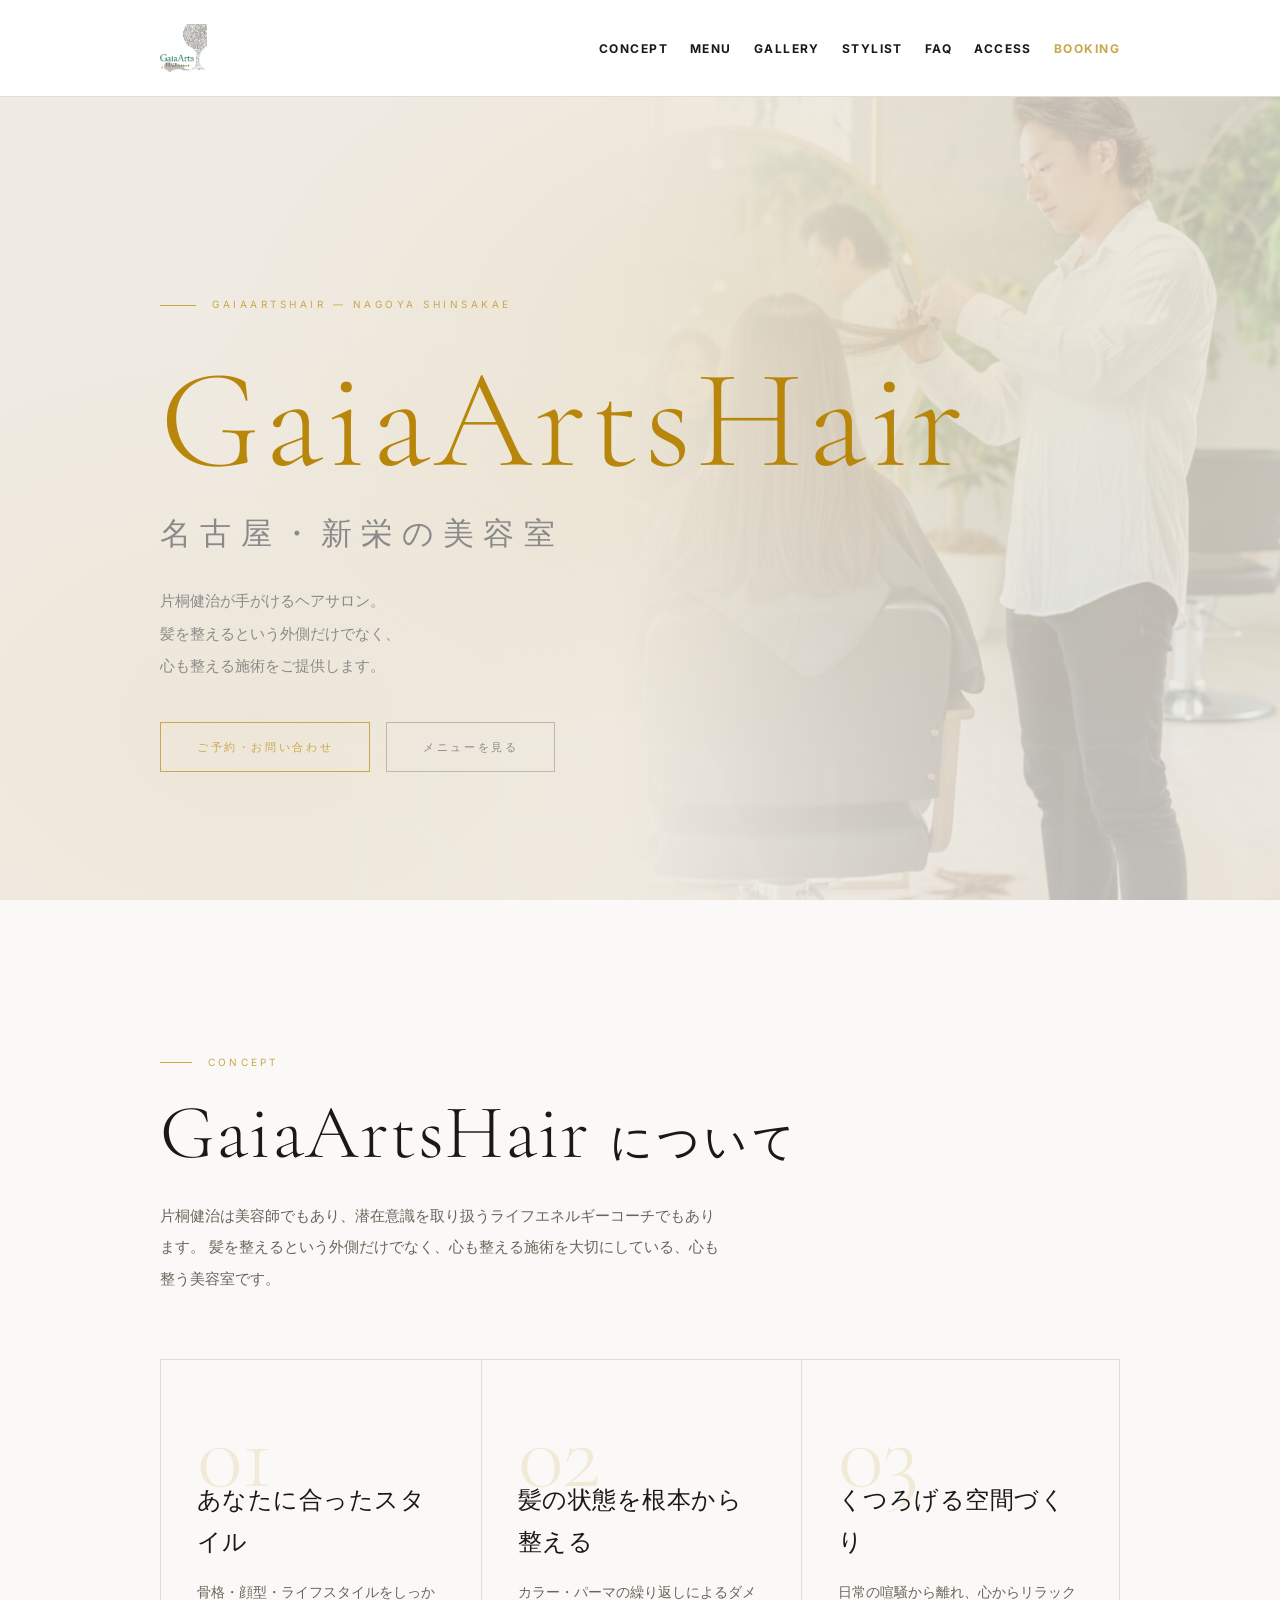
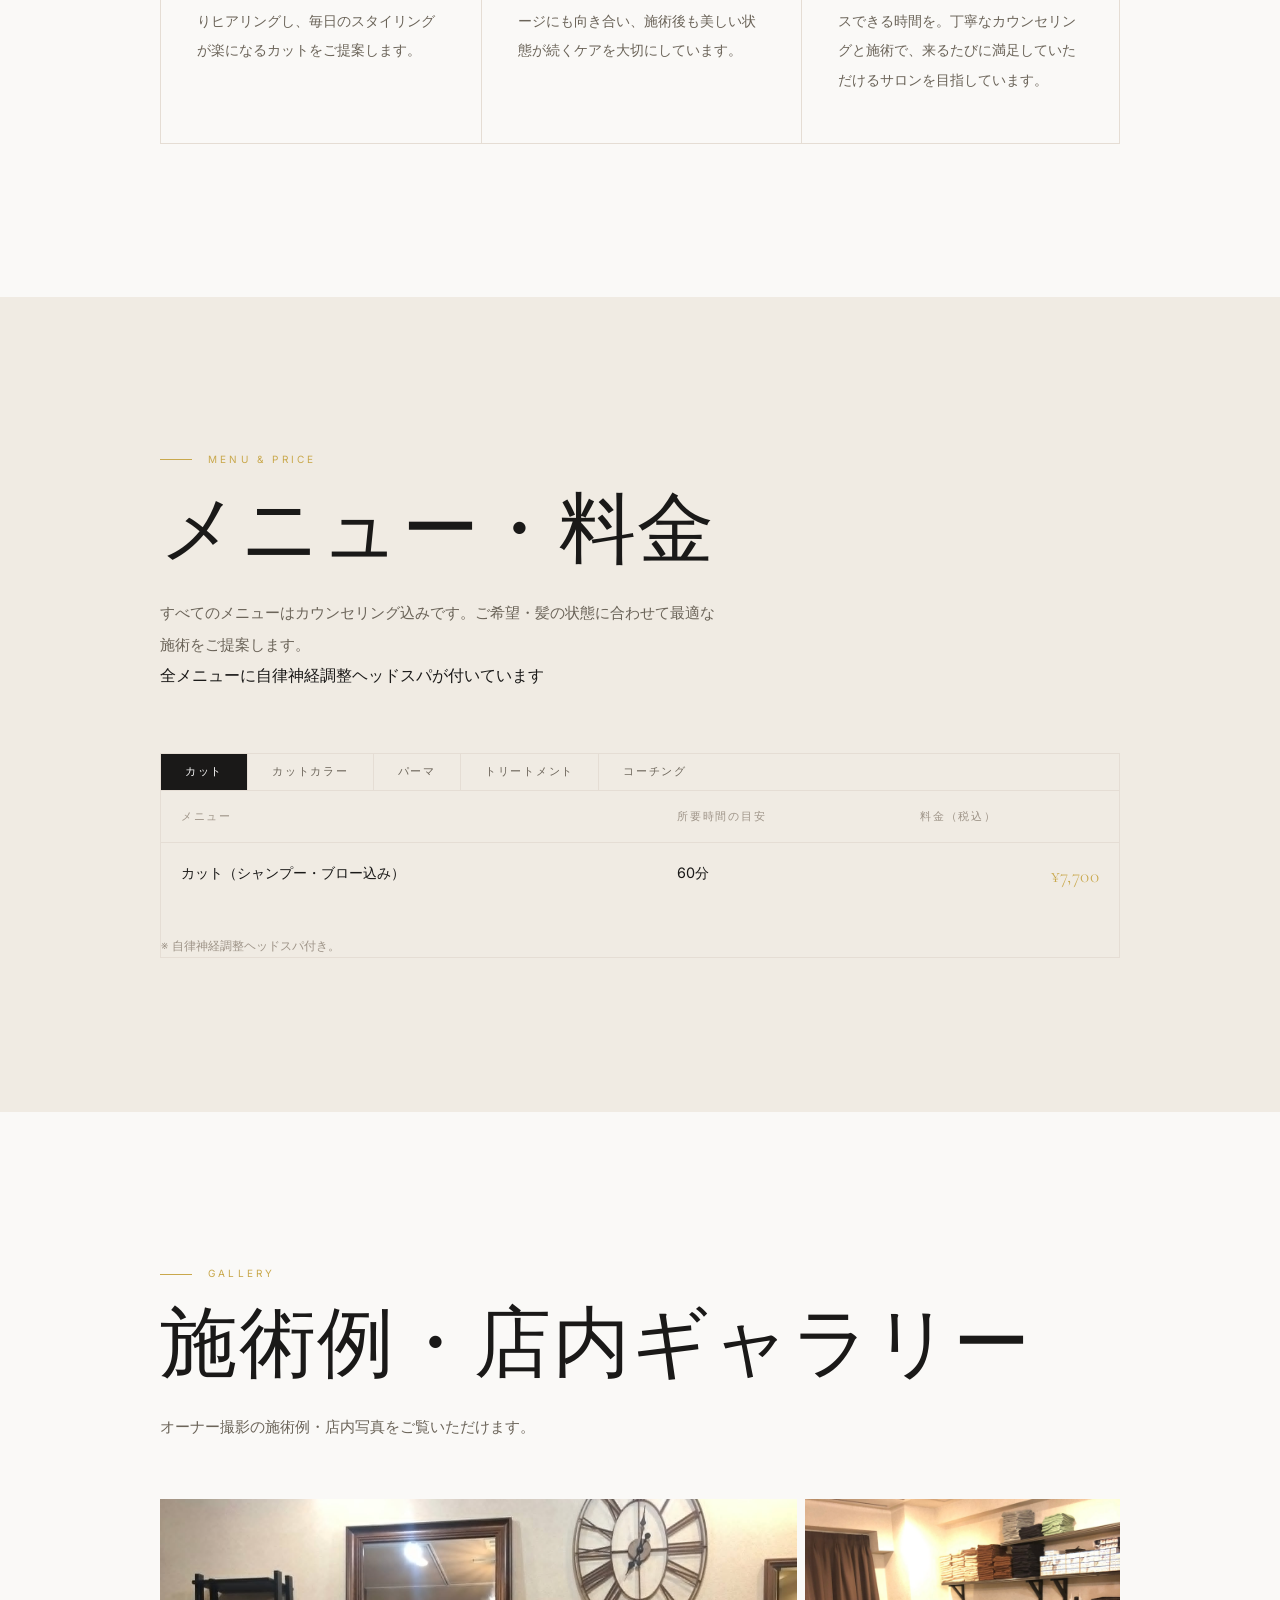
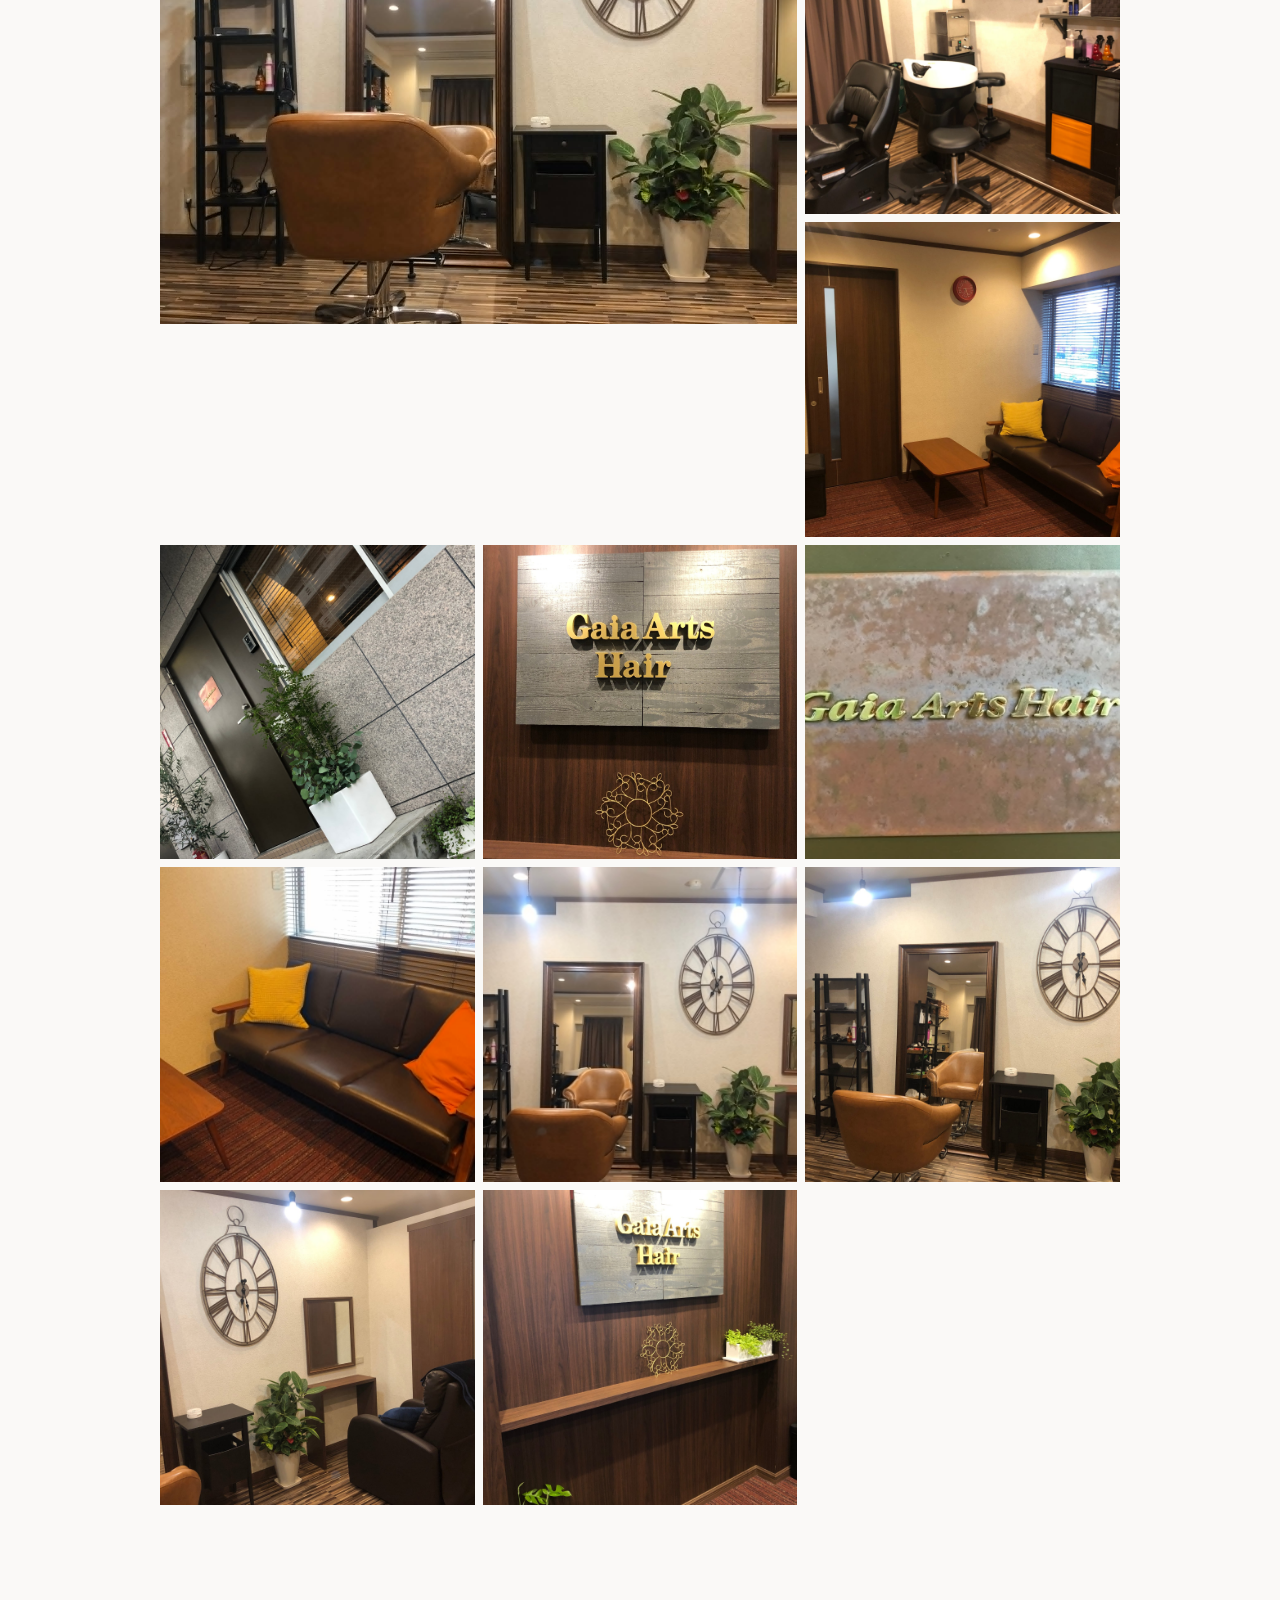
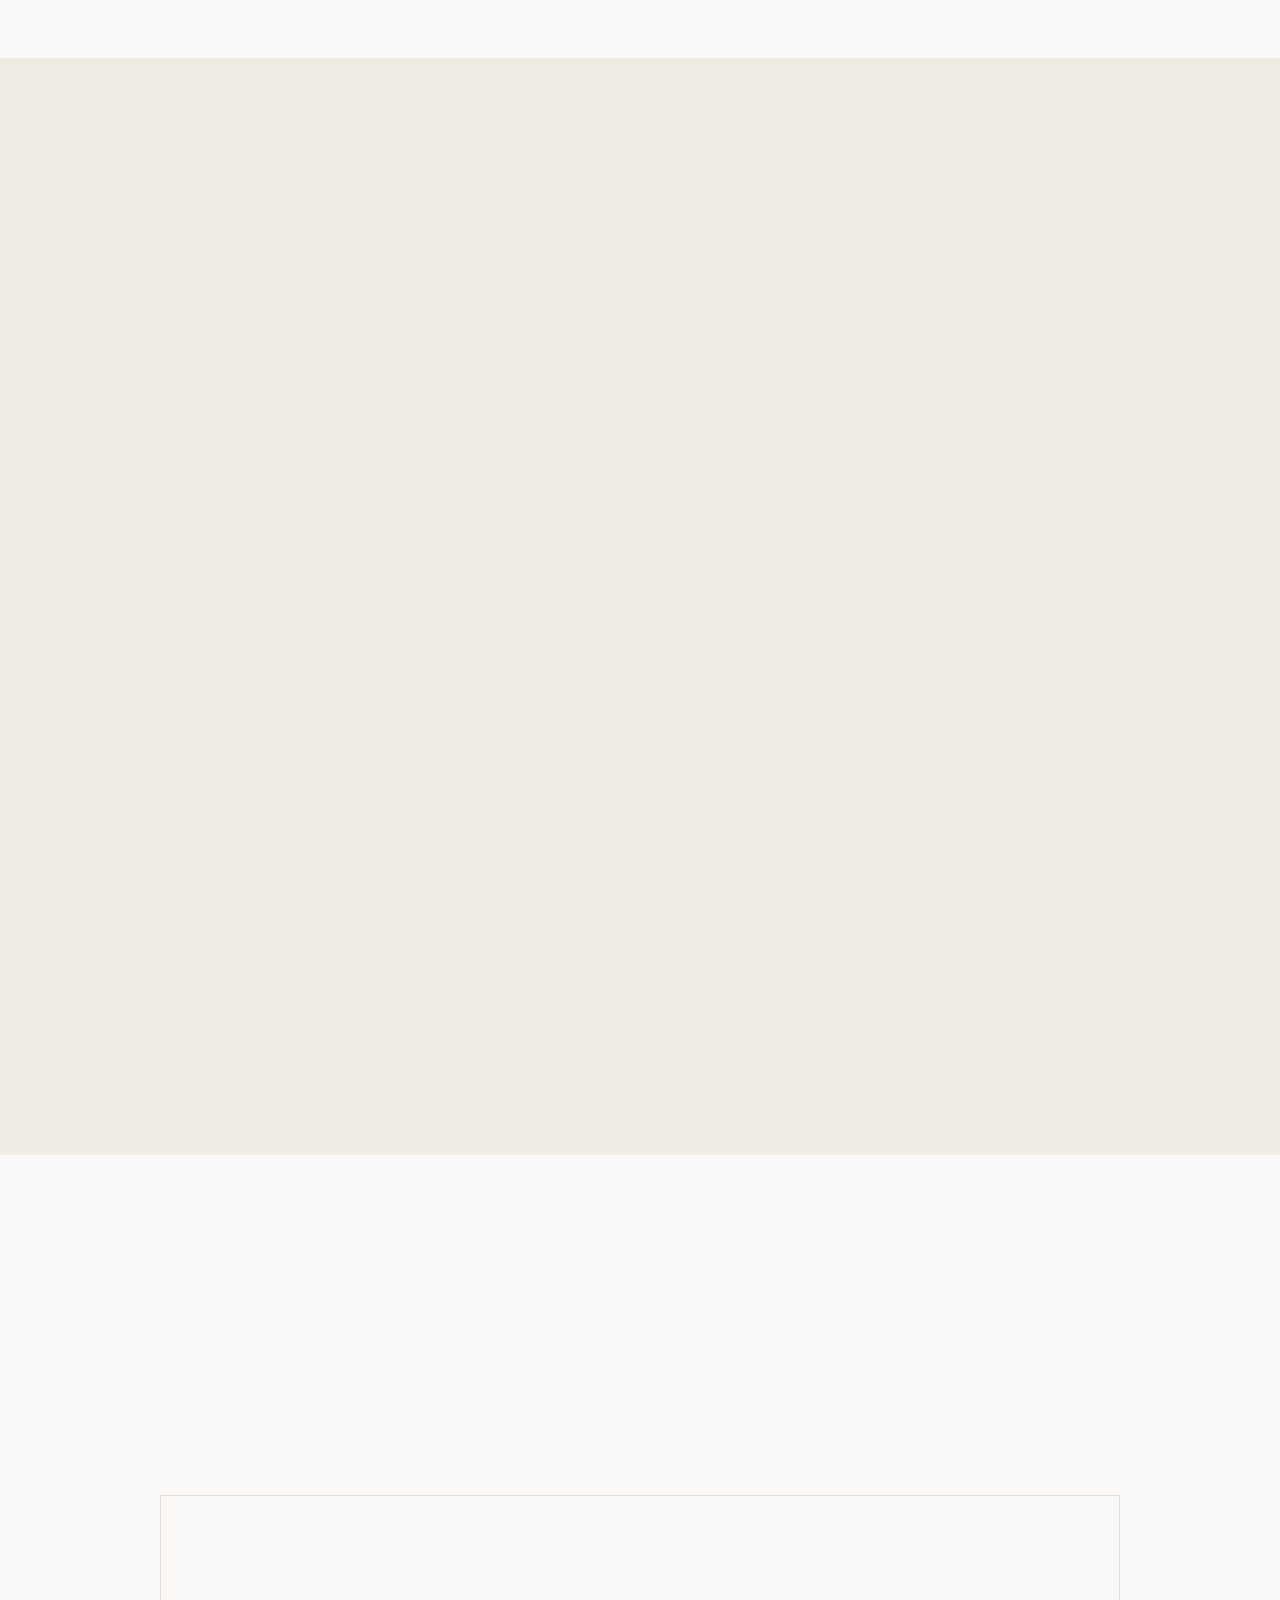
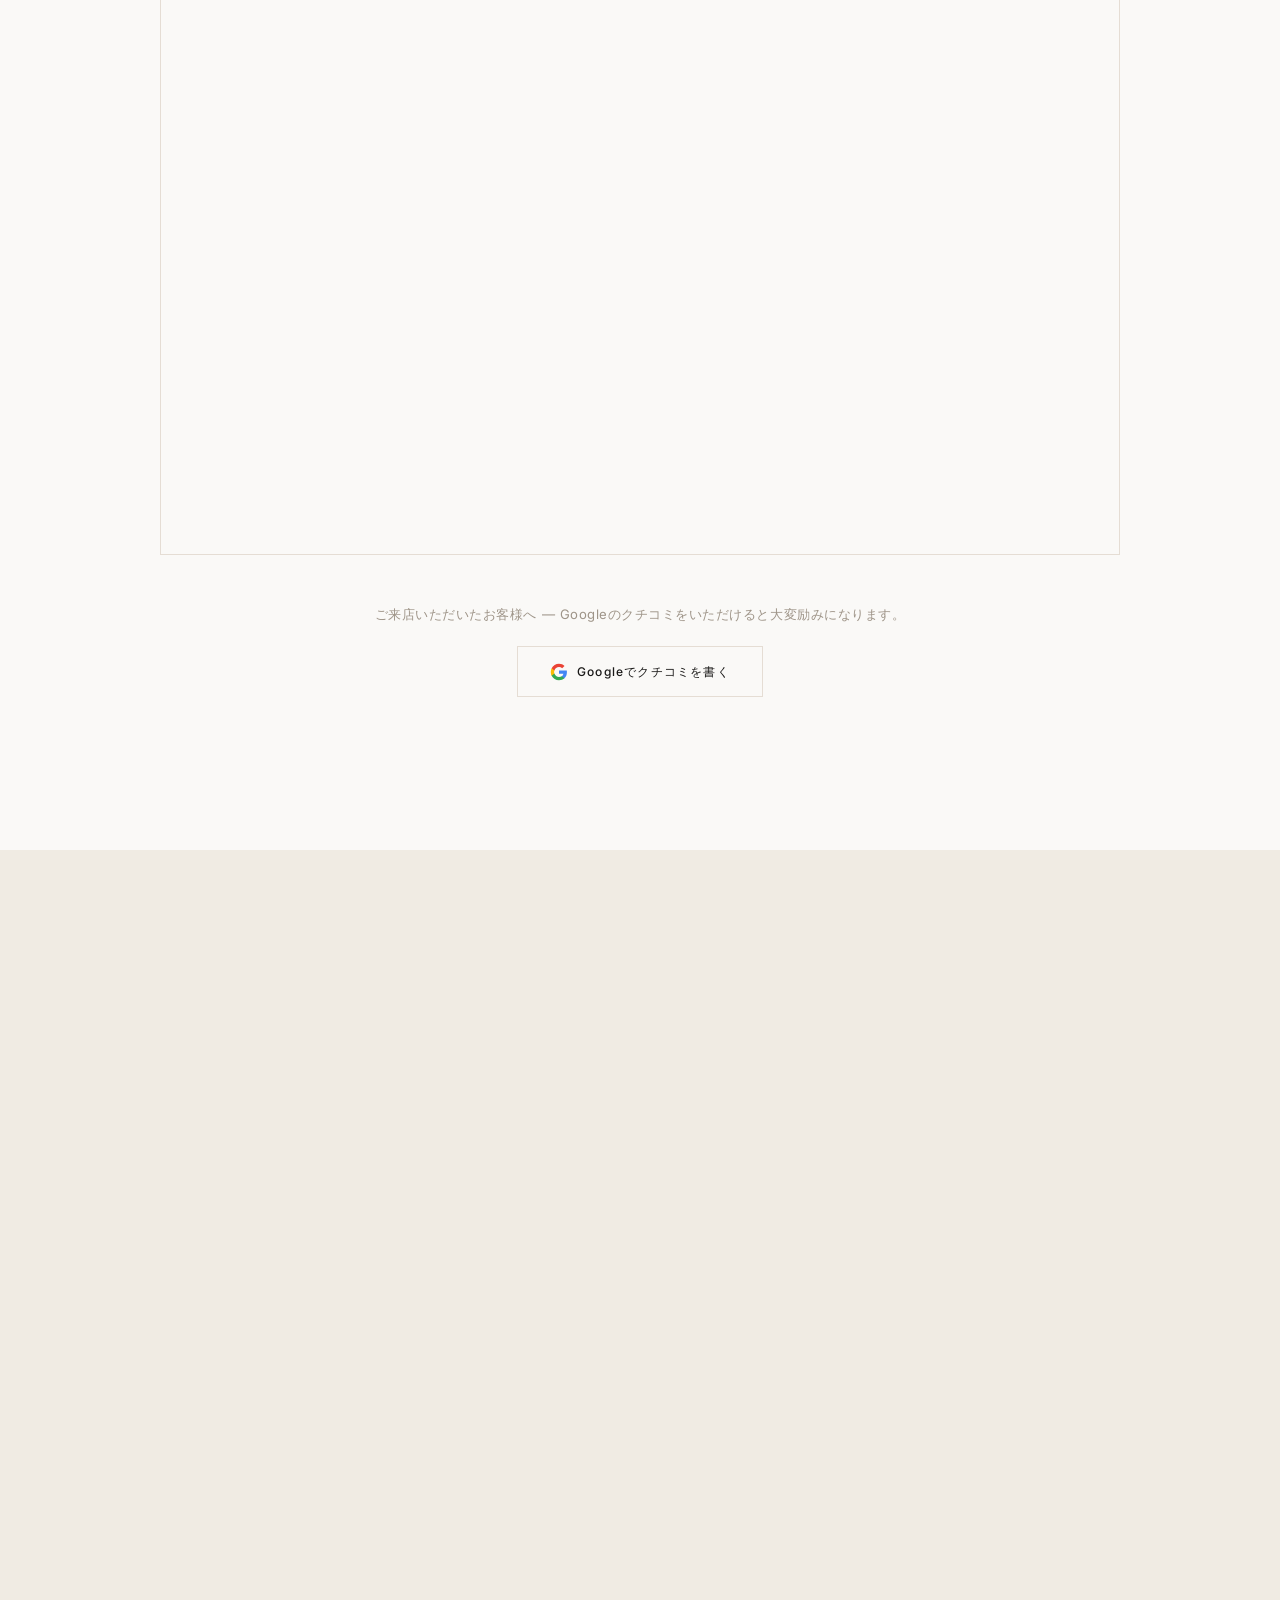
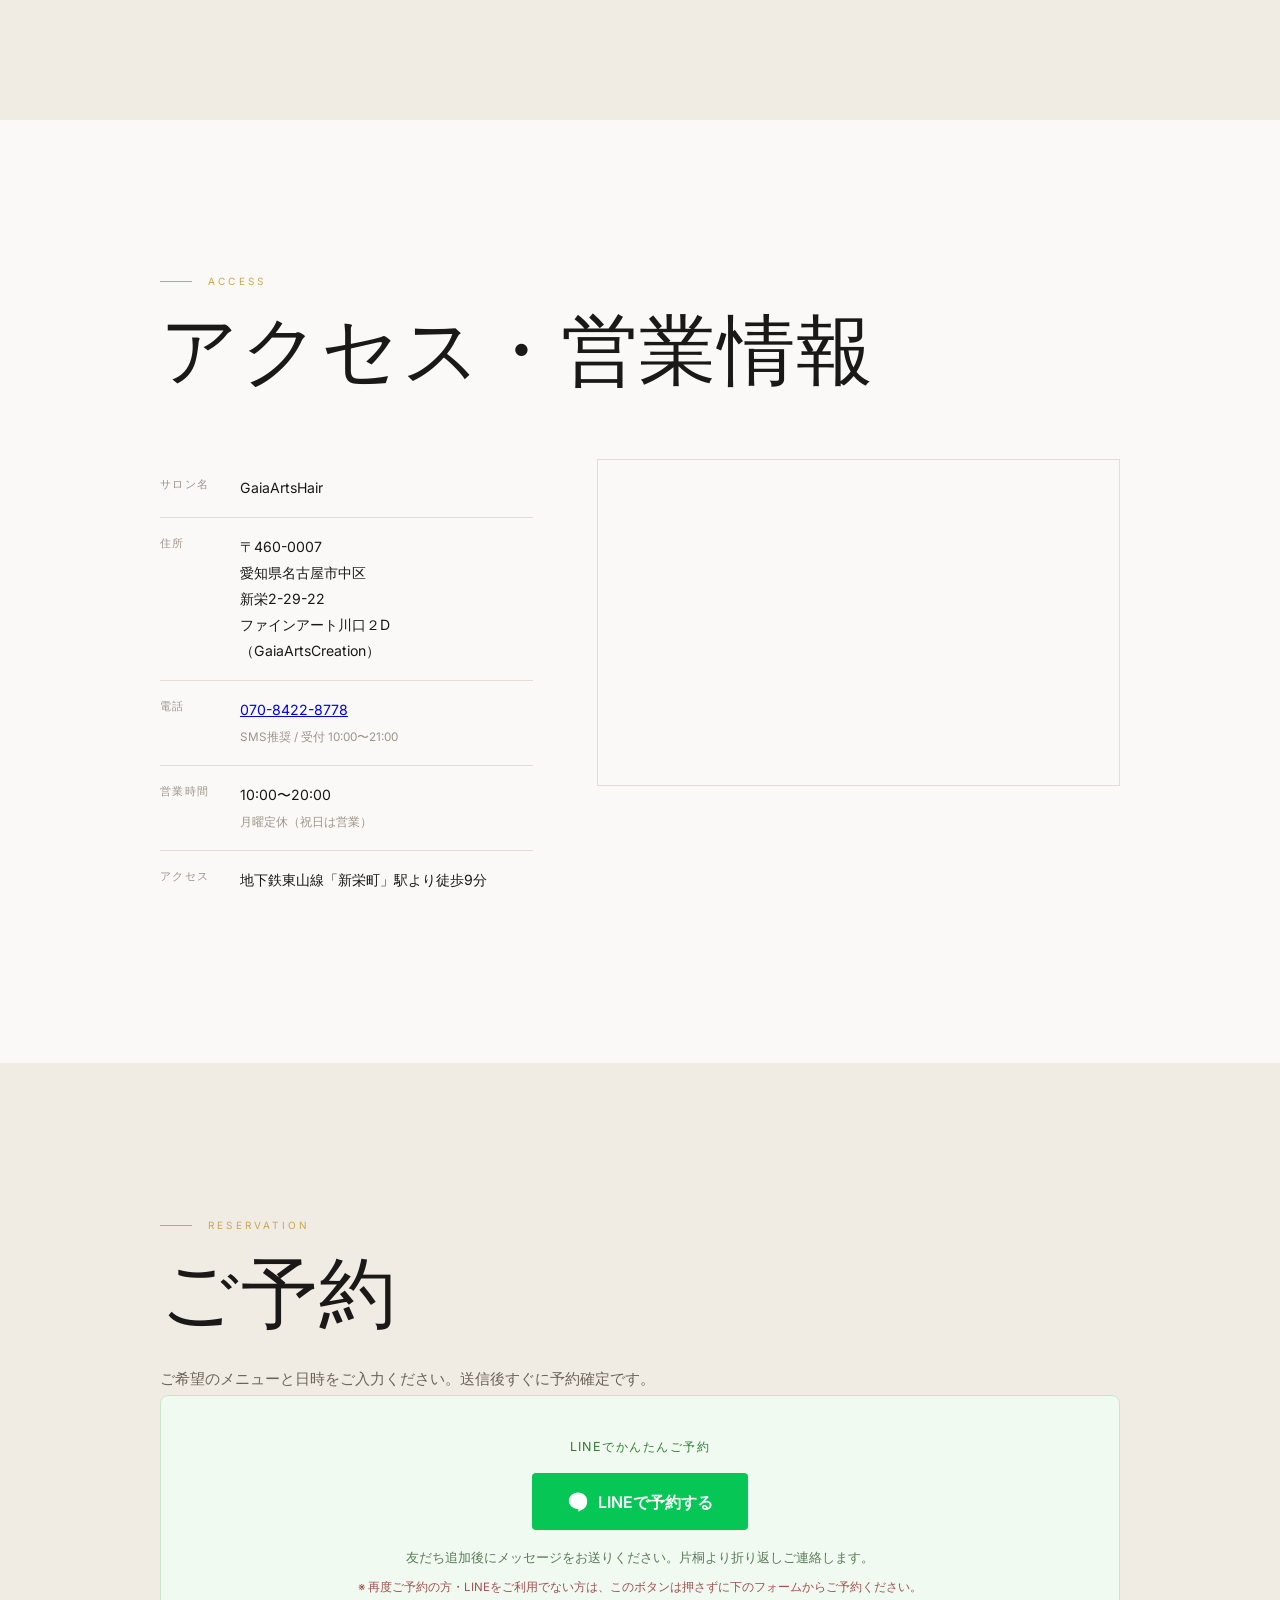
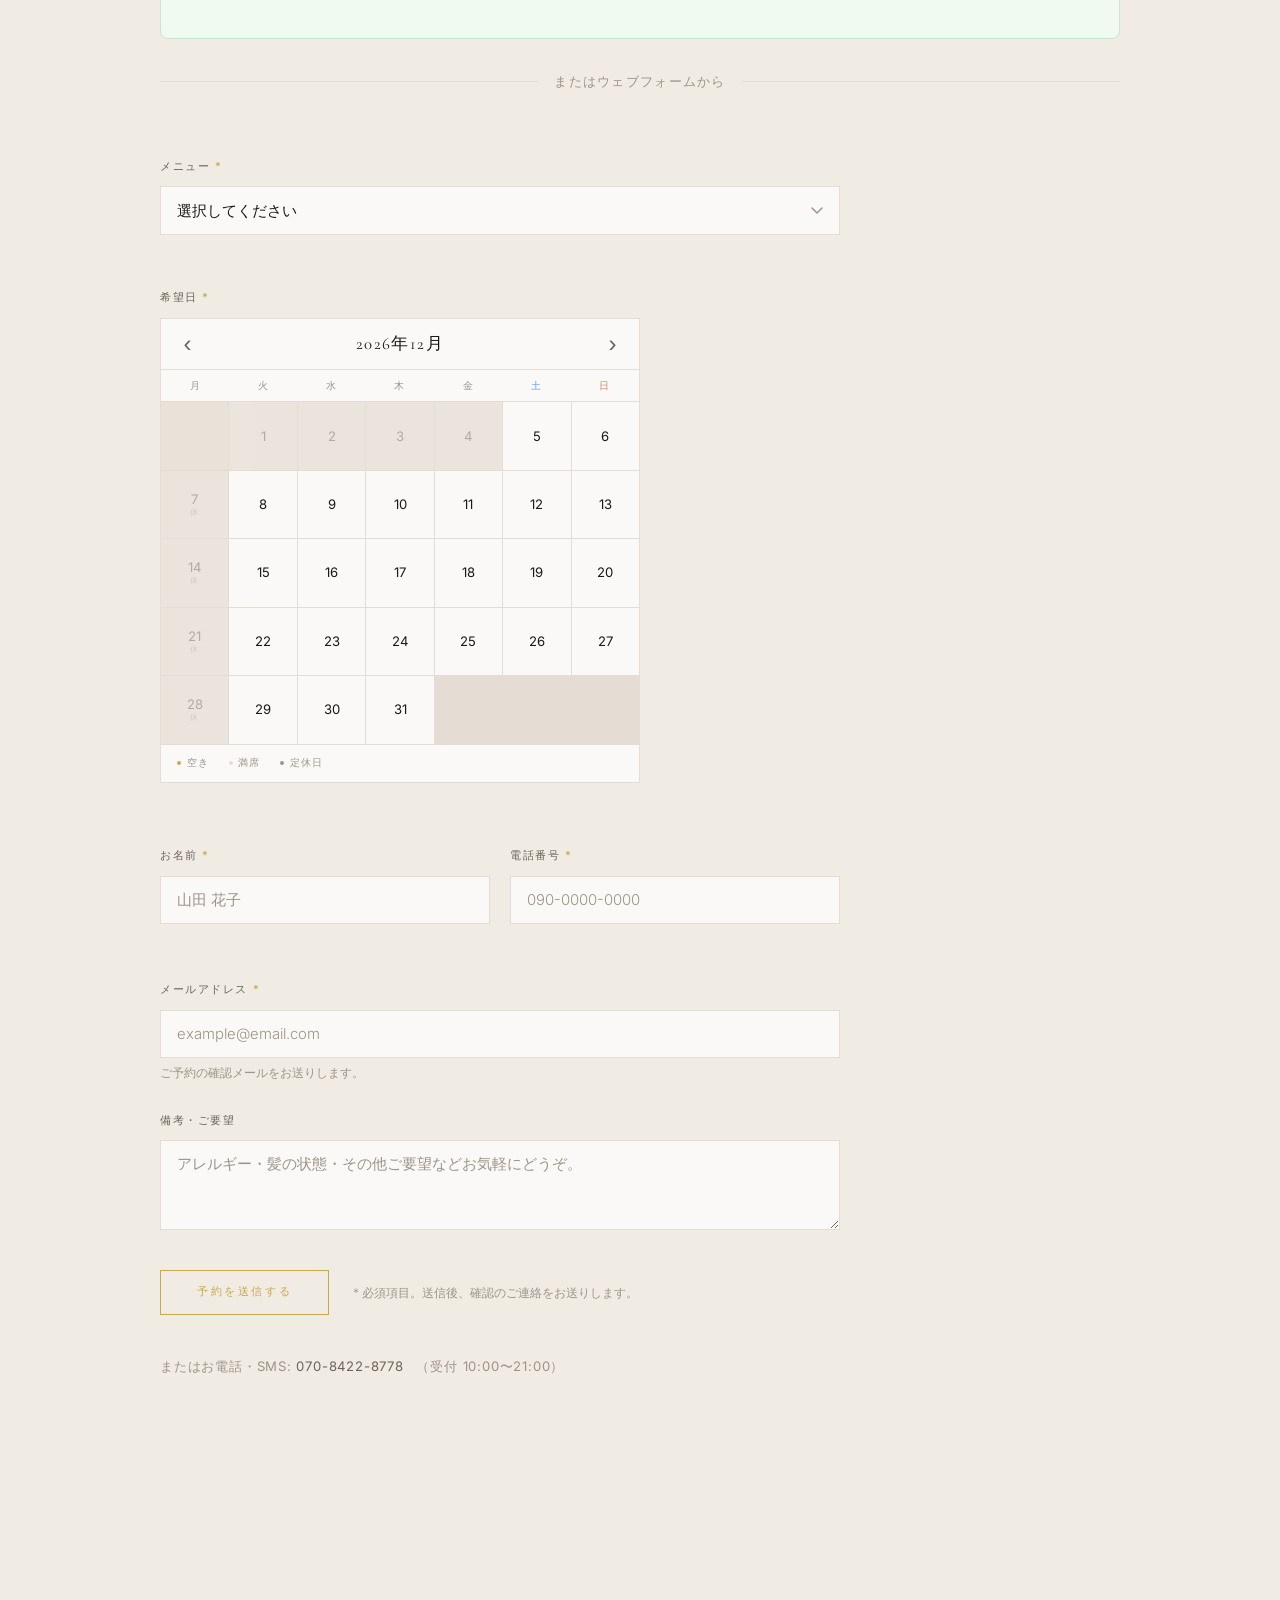
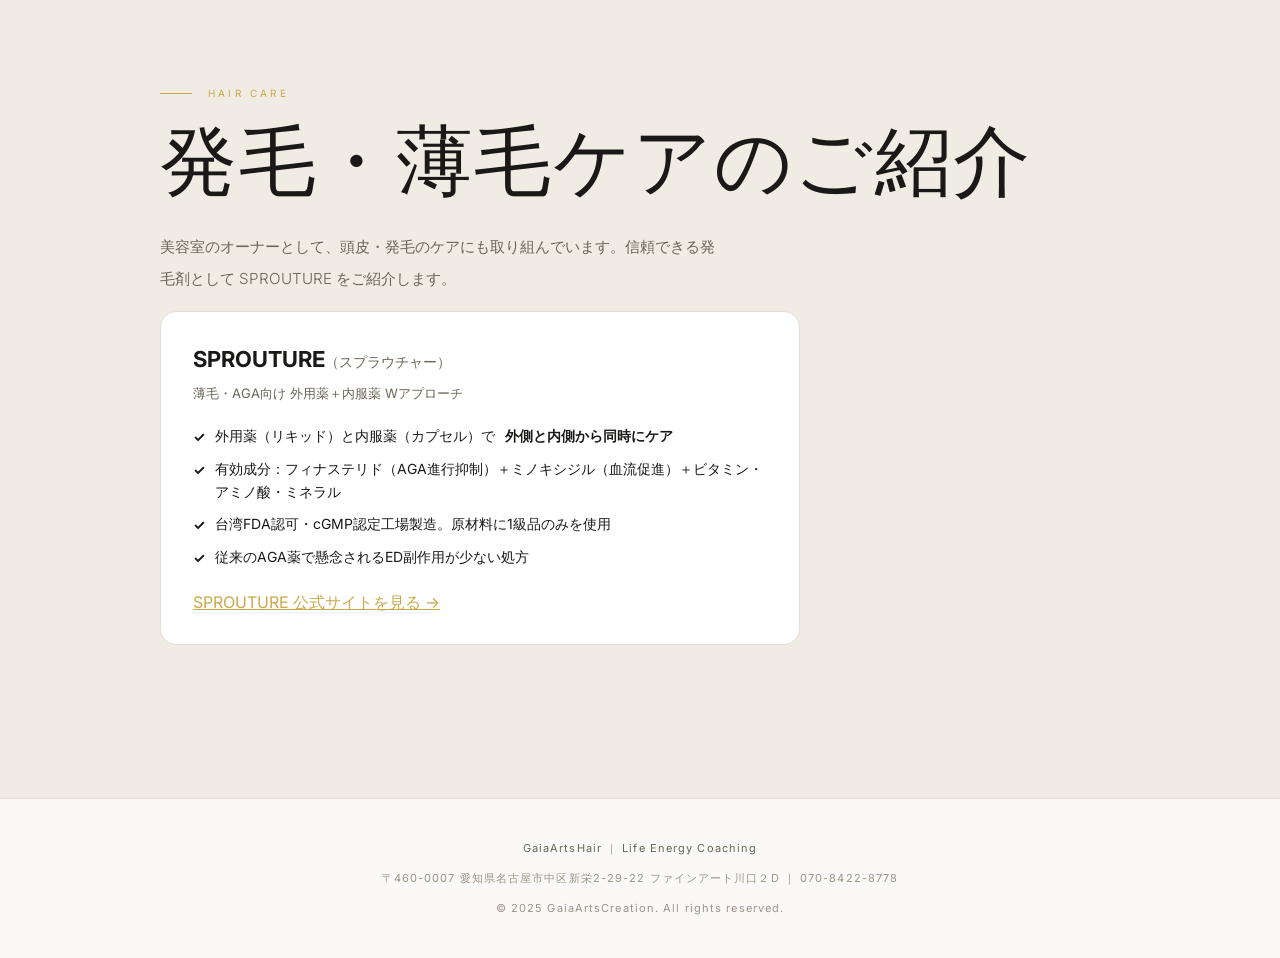
<file: index.html>
<!DOCTYPE html>
<html lang="ja">
<head>
  <meta charset="UTF-8" />
  <meta name="viewport" content="width=device-width, initial-scale=1.0" />
  <title>GaiaArtsHair | 名古屋・新栄の美容室｜髪も心も整えるヘアサロン</title>
  <meta name="description" content="名古屋市中区新栄の美容室 GaiaArtsHair。美容師歴35年の片桐健治が手がけるサロン。カット・カラー・パーマ・トリートメント・ライフエネルギーコーチング。髪を整えるだけでなく心も整える施術をご提供。新栄町駅徒歩9分。" />
  <meta name="keywords" content="美容室,新栄,名古屋,ヘアサロン,カット,カラー,パーマ,トリートメント,縮毛矯正,GaiaArtsHair,片桐健治,ライフエネルギーコーチング,心も整える,新栄町" />
  <link rel="canonical" href="https://gaiaarts.org/hair/" />

  <!-- OGP -->
  <meta property="og:type" content="website" />
  <meta property="og:title" content="GaiaArtsHair | 名古屋・新栄の美容室｜髪も心も整えるヘアサロン" />
  <meta property="og:description" content="名古屋市中区新栄の美容室 GaiaArtsHair。美容師歴35年の片桐健治が手がけるサロン。髪を整えるだけでなく心も整える施術をご提供。新栄町駅徒歩9分。" />
  <meta property="og:url" content="https://gaiaarts.org/hair/" />
  <meta property="og:locale" content="ja_JP" />
  <meta property="og:image" content="https://gaiaarts.org/hair/images/hairimage.jpg" />
  <meta property="og:site_name" content="GaiaArtsHair" />

  <!-- Google Analytics GA4 -->
  <script async src="https://www.googletagmanager.com/gtag/js?id=G-1T3578SPEZ"></script>
  <script>
    window.dataLayer = window.dataLayer || [];
    function gtag(){dataLayer.push(arguments);}
    gtag('js', new Date());
    gtag('config', 'G-1T3578SPEZ');
  </script>

  <!-- Google Fonts -->
  <link rel="preconnect" href="https://fonts.googleapis.com" />
  <link rel="preconnect" href="https://fonts.gstatic.com" crossorigin />
  <link href="https://fonts.googleapis.com/css2?family=Cormorant+Garamond:ital,wght@0,300;0,400;0,600;1,300;1,400&family=Inter:wght@300;400;500;600&display=swap" rel="stylesheet" />

  <link rel="stylesheet" href="css/style.css?v=24" />

  <!-- JSON-LD: HairSalon (MEO・SEO) -->
  <script type="application/ld+json">
  {
    "@context": "https://schema.org",
    "@type": "HairSalon",
    "name": "GaiaArtsHair",
    "alternateName": "ガイアアーツヘアー",
    "description": "名古屋市中区新栄の美容室。美容師歴35年の片桐健治が手がける一人サロン。カット・カラー・パーマ・縮毛矯正・トリートメント・ライフエネルギーコーチング。髪を整える外側だけでなく、心も整える施術を大切にする美容室。",
    "url": "https://gaiaarts.org/hair/",
    "telephone": "070-8422-8778",
    "email": "kenji.kys@gmail.com",
    "image": "https://gaiaarts.org/hair/images/hairimage.jpg",
    "hasMap": "https://maps.app.goo.gl/1NGhLDoC4ZmPQd7q6",
    "address": {
      "@type": "PostalAddress",
      "streetAddress": "新栄2-29-22 ファインアート川口２D",
      "addressLocality": "名古屋市中区",
      "addressRegion": "愛知県",
      "postalCode": "460-0007",
      "addressCountry": "JP"
    },
    "geo": {
      "@type": "GeoCoordinates",
      "latitude": 35.1656177,
      "longitude": 136.9206144
    },
    "openingHoursSpecification": [
      {
        "@type": "OpeningHoursSpecification",
        "dayOfWeek": ["Tuesday","Wednesday","Thursday","Friday","Saturday","Sunday"],
        "opens": "10:00",
        "closes": "20:00"
      }
    ],
    "priceRange": "¥¥",
    "currenciesAccepted": "JPY",
    "paymentAccepted": "現金, クレジットカード",
    "areaServed": {
      "@type": "City",
      "name": "名古屋市"
    },
    "founder": {
      "@type": "Person",
      "name": "片桐健治",
      "jobTitle": "オーナースタイリスト・ライフエネルギーコーチ",
      "description": "美容師歴35年。美容室・エステサロン・マツエクサロンを28年間経営。筋反射学・エネルギーヒーリング・心理学を融合したライフエネルギーコーチング創設者。"
    },
    "hasOfferCatalog": {
      "@type": "OfferCatalog",
      "name": "メニュー・料金",
      "itemListElement": [
        {"@type": "Offer", "itemOffered": {"@type": "Service", "name": "カット（シャンプー・ブロー込み）"}, "price": "7700", "priceCurrency": "JPY"},
        {"@type": "Offer", "itemOffered": {"@type": "Service", "name": "カットカラートリートメント・男性"}, "price": "13000", "priceCurrency": "JPY"},
        {"@type": "Offer", "itemOffered": {"@type": "Service", "name": "カットカラートリートメント・女性"}, "price": "15000", "priceCurrency": "JPY"},
        {"@type": "Offer", "itemOffered": {"@type": "Service", "name": "カットパーマ"}, "price": "14000", "priceCurrency": "JPY"},
        {"@type": "Offer", "itemOffered": {"@type": "Service", "name": "縮毛矯正（ストレートパーマ）"}, "price": "24000", "priceCurrency": "JPY"},
        {"@type": "Offer", "itemOffered": {"@type": "Service", "name": "ライフエネルギーコーチング"}, "price": "15000", "priceCurrency": "JPY"}
      ]
    },
    "sameAs": "https://g.page/r/CVIkoID03g4PEBE",
    "parentOrganization": {
      "@type": "Organization",
      "name": "Gaia Arts",
      "url": "https://gaiaarts.org"
    }
  }
  </script>

  <!-- JSON-LD: FAQPage (LLMO・SEO) -->
  <script type="application/ld+json">
  {
    "@context": "https://schema.org",
    "@type": "FAQPage",
    "mainEntity": [
      {
        "@type": "Question",
        "name": "GaiaArtsHairの予約方法は？",
        "acceptedAnswer": {
          "@type": "Answer",
          "text": "LINEまたはウェブフォームからご予約いただけます。LINE ID：@100jhxka。お電話（070-8422-8778）でも承っています。受付時間は10:00〜21:00。"
        }
      },
      {
        "@type": "Question",
        "name": "GaiaArtsHairはどこにありますか？",
        "acceptedAnswer": {
          "@type": "Answer",
          "text": "愛知県名古屋市中区新栄2-29-22 ファインアート川口２D（GaiaArtsCreation内）。地下鉄東山線「新栄町」駅より徒歩9分。"
        }
      },
      {
        "@type": "Question",
        "name": "GaiaArtsHairの営業時間・定休日は？",
        "acceptedAnswer": {
          "@type": "Answer",
          "text": "営業時間は10:00〜20:00。月曜定休（祝日は営業）。"
        }
      },
      {
        "@type": "Question",
        "name": "キャンセルはできますか？",
        "acceptedAnswer": {
          "@type": "Answer",
          "text": "ご予約確認メール・LINEメッセージに記載のリンクから3日前まで無料でキャンセルできます。それ以降はLINEまたはお電話（070-8422-8778）にてご連絡ください。"
        }
      },
      {
        "@type": "Question",
        "name": "ライフエネルギーコーチングとは何ですか？",
        "acceptedAnswer": {
          "@type": "Answer",
          "text": "筋反射学（キネシオロジー）・エネルギーヒーリング・心理学を融合したコーチング手法です。潜在意識にアプローチし、心と体の状態を整えます。美容施術と組み合わせて提供することも可能です。"
        }
      },
      {
        "@type": "Question",
        "name": "新栄町駅からGaiaArtsHairへの行き方は？",
        "acceptedAnswer": {
          "@type": "Answer",
          "text": "地下鉄東山線「新栄町」駅より徒歩9分。住所：愛知県名古屋市中区新栄2-29-22 ファインアート川口２D。"
        }
      }
    ]
  }
  </script>
</head>
<body>

  <!-- ===== HEADER ===== -->
  <header class="site-header">
    <div class="wrap">
      <a href="#top" class="site-logo"><img src="images/GaiaArtsLOGO.jpeg" alt="GaiaArtsHair" class="site-logo-img" /></a>
      <button class="nav-hamburger" aria-label="メニューを開く" aria-expanded="false">
        <span></span><span></span><span></span>
      </button>
      <nav class="site-nav" aria-label="メインナビゲーション">
        <a href="#concept">Concept</a>
        <a href="#menu">Menu</a>
        <a href="#gallery">Gallery</a>
        <a href="#stylist">Stylist</a>
        <a href="#faq">FAQ</a>
        <a href="#access">Access</a>
        <a href="#booking" class="active" aria-current="page">Booking</a>
      </nav>
    </div>
  </header>

  <!-- ===== HERO ===== -->
  <section class="hero" id="top">
    <img src="images/hairimage.jpg" alt="" class="hero-bg-img" aria-hidden="true" />
    <div class="wrap">
      <div class="hero-inner">
        <p class="hero-label">GaiaArtsHair — Nagoya Shinsakae</p>
        <h1 class="hero-title">
          GaiaArtsHair
          <span>名古屋・新栄の美容室</span>
        </h1>
        <p class="hero-desc">
          片桐健治が手がけるヘアサロン。<br />
          髪を整えるという外側だけでなく、<br />心も整える施術をご提供します。
        </p>
        <div class="hero-actions">
          <a href="#booking" class="btn btn-primary">ご予約・お問い合わせ</a>
          <a href="#menu" class="btn btn-outline">メニューを見る</a>
        </div>
      </div>
    </div>
  </section>

  <!-- ===== CONCEPT ===== -->
  <section id="concept">
    <div class="wrap">
      <p class="section-eyebrow">Concept</p>
      <h2 class="section-title">GaiaArtsHair <span class="section-title-ja">について</span></h2>
      <p class="section-lead">
        片桐健治は美容師でもあり、潜在意識を取り扱うライフエネルギーコーチでもあります。
        髪を整えるという外側だけでなく、心も整える施術を大切にしている、心も整う美容室です。
      </p>

      <div class="concept-grid">
        <div class="concept-card">
          <p class="concept-card__num">01</p>
          <h3 class="concept-card__title">あなたに合ったスタイル</h3>
          <p class="concept-card__body">骨格・顔型・ライフスタイルをしっかりヒアリングし、毎日のスタイリングが楽になるカットをご提案します。</p>
        </div>
        <div class="concept-card">
          <p class="concept-card__num">02</p>
          <h3 class="concept-card__title">髪の状態を根本から整える</h3>
          <p class="concept-card__body">カラー・パーマの繰り返しによるダメージにも向き合い、施術後も美しい状態が続くケアを大切にしています。</p>
        </div>
        <div class="concept-card">
          <p class="concept-card__num">03</p>
          <h3 class="concept-card__title">くつろげる空間づくり</h3>
          <p class="concept-card__body">日常の喧騒から離れ、心からリラックスできる時間を。丁寧なカウンセリングと施術で、来るたびに満足していただけるサロンを目指しています。</p>
        </div>
      </div>
    </div>
  </section>

  <!-- ===== MENU ===== -->
  <section id="menu">
    <div class="wrap">
      <p class="section-eyebrow">Menu &amp; Price</p>
      <h2 class="section-title">メニュー・料金</h2>
      <p class="section-lead">すべてのメニューはカウンセリング込みです。ご希望・髪の状態に合わせて最適な施術をご提案します。</p>

      <p class="menu-all-note">全メニューに自律神経調整ヘッドスパが付いています</p>

      <div class="menu-tabs">
        <button class="menu-tab active" data-tab="cut">カット</button>
        <button class="menu-tab" data-tab="color">カットカラー</button>
        <button class="menu-tab" data-tab="perm">パーマ</button>
        <button class="menu-tab" data-tab="treatment">トリートメント</button>
        <button class="menu-tab" data-tab="coaching">コーチング</button>
      </div>

      <!-- カット -->
      <div class="menu-panel active" id="menu-cut">
        <table class="menu-table">
          <thead><tr><th>メニュー</th><th>所要時間の目安</th><th>料金（税込）</th></tr></thead>
          <tbody>
            <tr>
              <td>カット（シャンプー・ブロー込み）</td>
              <td>60分</td>
              <td>¥7,700</td>
            </tr>
          </tbody>
        </table>
        <p class="menu-note">※ 自律神経調整ヘッドスパ付き。</p>
      </div>

      <!-- カットカラートリートメント -->
      <div class="menu-panel" id="menu-color">
        <table class="menu-table">
          <thead><tr><th>メニュー</th><th>所要時間の目安</th><th>料金（税込）</th></tr></thead>
          <tbody>
            <tr>
              <td>カットカラートリートメント・男性</td>
              <td>120分</td>
              <td>¥13,000</td>
            </tr>
            <tr>
              <td>カットカラートリートメント・女性</td>
              <td>150分</td>
              <td>¥15,000</td>
            </tr>
          </tbody>
        </table>
        <p class="menu-note">※ カット込みのセットメニューです。自律神経調整ヘッドスパ付き。</p>
      </div>

      <!-- パーマ -->
      <div class="menu-panel" id="menu-perm">
        <table class="menu-table">
          <thead><tr><th>メニュー</th><th>所要時間の目安</th><th>料金（税込）</th></tr></thead>
          <tbody>
            <tr>
              <td>カットパーマ（ナチュラル / ツイスト）</td>
              <td>150分</td>
              <td>¥14,000</td>
            </tr>
            <tr>
              <td>デジタルパーマ</td>
              <td>180分</td>
              <td>¥17,000</td>
            </tr>
            <tr>
              <td>縮毛矯正（ストレートパーマ）</td>
              <td>210分</td>
              <td>¥24,000</td>
            </tr>
          </tbody>
        </table>
        <p class="menu-note">※ 自律神経調整ヘッドスパ付き。</p>
      </div>

      <!-- トリートメント -->
      <div class="menu-panel" id="menu-treatment">
        <table class="menu-table">
          <thead><tr><th>メニュー</th><th>所要時間の目安</th><th>料金（税込）</th></tr></thead>
          <tbody>
            <tr>
              <td>ダメージケアトリートメント</td>
              <td>60分</td>
              <td>¥10,000</td>
            </tr>
          </tbody>
        </table>
        <p class="menu-note">※ 自律神経調整ヘッドスパ付き。施術後のホームケアアドバイスも行います。</p>
      </div>

      <!-- ライフエネルギーコーチング -->
      <div class="menu-panel" id="menu-coaching">
        <table class="menu-table">
          <thead><tr><th>メニュー</th><th>所要時間の目安</th><th>料金（税込）</th></tr></thead>
          <tbody>
            <tr>
              <td>ライフエネルギーコーチング</td>
              <td>90分</td>
              <td>¥15,000</td>
            </tr>
          </tbody>
        </table>
        <p class="menu-note">※ 筋反射学・エネルギーヒーリング・心理学を融合したコーチングセッションです。</p>
      </div>
    </div>
  </section>

  <!-- ===== GALLERY ===== -->
  <section id="gallery">
    <div class="wrap">
      <p class="section-eyebrow">Gallery</p>
      <h2 class="section-title">施術例・店内ギャラリー</h2>
      <p class="section-lead">オーナー撮影の施術例・店内写真をご覧いただけます。</p>

      <div class="gallery-grid">
        <div class="gallery-item"><img src="images/gallery-1.jpeg" alt="施術例 1" loading="lazy" /></div>
        <div class="gallery-item"><img src="images/gallery-2.jpeg" alt="施術例 2" loading="lazy" /></div>
        <div class="gallery-item"><img src="images/gallery-3.jpeg" alt="施術例 3" loading="lazy" /></div>
        <div class="gallery-item"><img src="images/gallery-4.jpeg" alt="施術例 4" loading="lazy" /></div>
        <div class="gallery-item"><img src="images/gallery-5.jpeg" alt="施術例 5" loading="lazy" /></div>
        <div class="gallery-item"><img src="images/gallery-6.jpeg" alt="施術例 6" loading="lazy" /></div>
        <div class="gallery-item"><img src="images/gallery-7.jpeg" alt="施術例 7" loading="lazy" /></div>
        <div class="gallery-item"><img src="images/gallery-8.jpeg" alt="施術例 8" loading="lazy" /></div>
        <div class="gallery-item"><img src="images/gallery-9.jpeg" alt="施術例 9" loading="lazy" /></div>
        <div class="gallery-item"><img src="images/gallery-10.jpeg" alt="施術例 10" loading="lazy" /></div>
        <div class="gallery-item"><img src="images/gallery-11.jpeg" alt="施術例 11" loading="lazy" /></div>
      </div>
    </div>
  </section>

  <!-- ===== STYLIST ===== -->
  <section id="stylist">
    <div class="wrap">
      <p class="section-eyebrow">Stylist</p>
      <h2 class="section-title">スタイリスト紹介</h2>

      <div class="stylist-wrap">
        <div class="stylist-photo">
          <img src="images/profile-kenji.jpeg" alt="片桐健治" />
        </div>
        <div>
          <p class="stylist-name">片桐 健治</p>
          <p class="stylist-role">オーナースタイリスト</p>
          <p class="stylist-bio">
            美容師歴35年。美容室・エステサロン・マツエクサロンを28年間経営し、技術とマネジメントの両面を極める。
            その経験の中で「技術だけでは人も髪も本質は変わらない」と実感し、筋反射学（キネシオロジー）・カイロプラクティック・エネルギーヒーリング・心理学を組み合わせたアプローチを確立。<br /><br />
            名古屋・新栄を拠点に、カット・カラー・パーマをはじめ、髪質改善・頭皮ケアまで幅広く対応。
            一人ひとりの骨格・ライフスタイル・内側の状態を見ながら、「その人らしいスタイル」を丁寧に作ります。<br /><br />
            カンボジア・フィリピン・インドネシア・モンゴルでの海外人材育成も手がけ、グローバルな視点を持つスタイリストとして活動中。
          </p>
          <div class="stylist-tags">
            <span class="stylist-tag">カット・カラー</span>
            <span class="stylist-tag">縮毛矯正</span>
            <span class="stylist-tag">ヘッドスパ</span>
            <span class="stylist-tag">ライフエネルギーコーチング</span>
          </div>
          <p class="stylist-coaching-link">ライフエネルギーコーチングについて詳しくは<br /><a href="https://life-energy-coaching.net/" target="_blank" rel="noopener noreferrer">life-energy-coaching.net →</a></p>
        </div>
      </div>
    </div>
  </section>

  <!-- ===== VOICE ===== -->
  <section id="voice">
    <div class="wrap">
      <p class="section-eyebrow">Client Voice</p>
      <h2 class="section-title">お客様の声</h2>

      <div class="voice-grid">
        <div class="voice-card">
          <p class="voice-card__text">「骨格に合わせてカットしてもらったら、朝のスタイリングがびっくりするほど楽になりました。自分の髪をこんなに好きになれたのは初めてです。」</p>
          <p class="voice-card__meta">30代・女性 / カット + カラー</p>
        </div>
        <div class="voice-card">
          <p class="voice-card__text">「カウンセリングが丁寧で、希望がうまく言語化できていなくても、ぴったりの提案をしてくれました。これまで行ったサロンで一番満足しています。」</p>
          <p class="voice-card__meta">40代・女性 / カット + トリートメント</p>
        </div>
        <div class="voice-card">
          <p class="voice-card__text">「グレイカラーを勧められたのに最初は抵抗がありましたが、仕上がりを見て一瞬で気に入りました。自分に自信が持てるようになりました。」</p>
          <p class="voice-card__meta">50代・女性 / グレイカラー + カット</p>
        </div>
        <div class="voice-card">
          <p class="voice-card__text">「縮毛矯正で何度も失敗してきましたが、ここで施術してもらって初めて自然な仕上がりになりました。ダメージも最小限で感動です。」</p>
          <p class="voice-card__meta">20代・女性 / 縮毛矯正 + カット</p>
        </div>
      </div>

      <div class="voice-cta">
        <p class="voice-cta__text">ご来店いただいたお客様へ — Googleのクチコミをいただけると大変励みになります。</p>
        <a href="https://g.page/r/CVIkoID03g4PEBE/review" target="_blank" rel="noopener noreferrer" class="btn-google-review">
          <svg width="18" height="18" viewBox="0 0 24 24" aria-hidden="true" style="flex-shrink:0"><path fill="#4285F4" d="M22.56 12.25c0-.78-.07-1.53-.2-2.25H12v4.26h5.92c-.26 1.37-1.04 2.53-2.21 3.31v2.77h3.57c2.08-1.92 3.28-4.74 3.28-8.09z"/><path fill="#34A853" d="M12 23c2.97 0 5.46-.98 7.28-2.66l-3.57-2.77c-.98.66-2.23 1.06-3.71 1.06-2.86 0-5.29-1.93-6.16-4.53H2.18v2.84C3.99 20.53 7.7 23 12 23z"/><path fill="#FBBC05" d="M5.84 14.09c-.22-.66-.35-1.36-.35-2.09s.13-1.43.35-2.09V7.07H2.18C1.43 8.55 1 10.22 1 12s.43 3.45 1.18 4.93l3.66-2.84z"/><path fill="#EA4335" d="M12 5.38c1.62 0 3.06.56 4.21 1.64l3.15-3.15C17.45 2.09 14.97 1 12 1 7.7 1 3.99 3.47 2.18 7.07l3.66 2.84c.87-2.6 3.3-4.53 6.16-4.53z"/></svg>
          Googleでクチコミを書く
        </a>
      </div>
    </div>
  </section>

  <!-- ===== FAQ ===== -->
  <section id="faq">
    <div class="wrap">
      <p class="section-eyebrow">FAQ</p>
      <h2 class="section-title">よくあるご質問</h2>

      <div class="faq-list">

        <div class="faq-item">
          <button class="faq-question">予約はどうすればいいですか？</button>
          <div class="faq-answer">お問い合わせフォームまたはお電話（070-8422-8778）にてご予約を承っています。初回の方はカウンセリングの時間を設けますので、お気軽にご連絡ください。</div>
        </div>

        <div class="faq-item">
          <button class="faq-question">当日のキャンセルはできますか？</button>
          <div class="faq-answer">ご予約確認メール・LINEメッセージに記載のリンクから3日前まで無料でキャンセルできます。それ以降のキャンセルは、LINEまたはお電話（070-8422-8778）にてお早めにご連絡ください。</div>
        </div>

        <div class="faq-item">
          <button class="faq-question">初めてでも大丈夫ですか？</button>
          <div class="faq-answer">もちろんです。初回はカウンセリングにしっかり時間を割きます。「どんなスタイルが似合うかわからない」という方でも、お気軽にいらしてください。</div>
        </div>

        <div class="faq-item">
          <button class="faq-question">子ども連れでも来店できますか？</button>
          <div class="faq-answer">小さなサロンのため、スペースに限りがありますが、ご状況をお聞かせいただければ対応します。予約時にお申し付けください。</div>
        </div>

        <div class="faq-item">
          <button class="faq-question">ライフエネルギーコーチングとは何ですか？</button>
          <div class="faq-answer">筋反射学（キネシオロジー）・エネルギーヒーリング・心理学を融合したコーチング手法です。美容施術と組み合わせて、心と体の状態を整えるアプローチをご希望の方にはご案内しています。詳しくは<a href="https://life-energy-coaching.net/" target="_blank" rel="noopener noreferrer">ライフエネルギーコーチングサイト</a>をご覧ください。</div>
        </div>

      </div>
    </div>
  </section>

  <!-- ===== ACCESS ===== -->
  <section id="access">
    <div class="wrap">
      <p class="section-eyebrow">Access</p>
      <h2 class="section-title">アクセス・営業情報</h2>

      <div class="access-grid">
        <div>
          <table class="access-table">
            <tbody>
              <tr>
                <th>サロン名</th>
                <td>GaiaArtsHair</td>
              </tr>
              <tr>
                <th>住所</th>
                <td>〒460-0007<br />愛知県名古屋市中区<br />新栄2-29-22<br />ファインアート川口２D<br />（GaiaArtsCreation）</td>
              </tr>
              <tr>
                <th>電話</th>
                <td><a href="tel:0708422878">070-8422-8778</a><br /><small style="color:var(--light)">SMS推奨 / 受付 10:00〜21:00</small></td>
              </tr>
              <tr>
                <th>営業時間</th>
                <td>10:00〜20:00<br /><small style="color:var(--light)">月曜定休（祝日は営業）</small></td>
              </tr>
              <tr>
                <th>アクセス</th>
                <td>地下鉄東山線「新栄町」駅より徒歩9分</td>
              </tr>
            </tbody>
          </table>
        </div>

        <div class="map-wrap">
          <iframe
            title="GaiaArtsHair 周辺の地図（Google マップ）"
            loading="lazy"
            referrerpolicy="no-referrer-when-downgrade"
            src="https://www.google.com/maps?q=35.1656177,136.9206144&z=17&output=embed"
            allowfullscreen
          ></iframe>
        </div>
      </div>
    </div>
  </section>

  <!-- ===== BOOKING ===== -->
  <section id="booking">
    <div class="wrap">
      <p class="section-eyebrow">Reservation</p>
      <h2 class="section-title">ご予約</h2>
      <p class="section-lead">ご希望のメニューと日時をご入力ください。送信後すぐに予約確定です。</p>

      <!-- キャンセル結果（URLに?action=cancelがある場合に表示） -->
      <div class="cancel-result" id="cancel-result" hidden>
        <p class="cancel-result__loading">処理中...</p>
      </div>

      <!-- LINE予約（メイン） -->
      <div class="line-booking-box">
        <p class="line-booking-box__label">LINEでかんたんご予約</p>
        <a href="https://line.me/R/ti/p/@100jhxka" class="btn-line" target="_blank" rel="noopener">
          <svg width="22" height="22" viewBox="0 0 24 24" fill="currentColor" aria-hidden="true"><path d="M22 10.66C22 5.64 17.52 1.57 12 1.57S2 5.64 2 10.66c0 4.52 4 8.31 9.39 9.04.37.08.86.24.99.56.11.29.07.74.04 1.03l-.16 1s-.06.34.3.19c.36-.16 1.94-1.14 2.65-1.55A10.37 10.37 0 0 0 22 10.66z"/></svg>
          LINEで予約する
        </a>
        <p class="line-booking-box__sub">友だち追加後にメッセージをお送りください。片桐より折り返しご連絡します。</p>
        <p class="line-booking-box__notice">※ 再度ご予約の方・LINEをご利用でない方は、このボタンは押さずに下のフォームからご予約ください。</p>
      </div>

      <div class="bf-divider"><span>またはウェブフォームから</span></div>

      <form class="bf" id="bookingForm" action="javascript:void(0)" novalidate>

        <!-- メニュー -->
        <div class="bf-group">
          <label class="bf-label" for="bf-menu">メニュー <span class="bf-req">*</span></label>
          <select class="bf-select" id="bf-menu" name="menu" required>
            <option value="">選択してください</option>
            <optgroup label="カット">
              <option data-min="60"  value="カット（シャンプー・ブロー込み）">カット（シャンプー・ブロー込み）¥7,700</option>
            </optgroup>
            <optgroup label="カットカラートリートメント（カット込み）">
              <option data-min="120" value="カットカラートリートメント・男性">カットカラートリートメント・男性 ¥13,000</option>
              <option data-min="150" value="カットカラートリートメント・女性">カットカラートリートメント・女性 ¥15,000</option>
            </optgroup>
            <optgroup label="パーマ">
              <option data-min="150" value="カットパーマ（ナチュラル / ツイスト）">カットパーマ（ナチュラル / ツイスト）¥14,000</option>
              <option data-min="180" value="デジタルパーマ">デジタルパーマ ¥17,000</option>
              <option data-min="210" value="縮毛矯正（ストレートパーマ）">縮毛矯正（ストレートパーマ）¥24,000</option>
            </optgroup>
            <optgroup label="トリートメント・スパ">
              <option data-min="60"  value="ダメージケアトリートメント">ダメージケアトリートメント ¥10,000</option>
            </optgroup>
            <optgroup label="ライフエネルギーコーチング">
              <option data-min="90"  value="ライフエネルギーコーチング">ライフエネルギーコーチング ¥15,000</option>
            </optgroup>
          </select>
          <p class="bf-duration-badge" id="bf-duration-badge" aria-live="polite"></p>
        </div>

        <!-- 月間カレンダー -->
        <div class="bf-group">
          <label class="bf-label">希望日 <span class="bf-req">*</span></label>
          <div class="cal" id="cal">
            <div class="cal-nav">
              <button type="button" class="cal-nav-btn" id="cal-prev">&#8249;</button>
              <span class="cal-title" id="cal-title"></span>
              <button type="button" class="cal-nav-btn" id="cal-next">&#8250;</button>
            </div>
            <div class="cal-head">
              <span>月</span><span>火</span><span>水</span><span>木</span><span>金</span>
              <span class="cal-sat">土</span><span class="cal-sun">日</span>
            </div>
            <div class="cal-grid" id="cal-grid"></div>
            <div class="cal-footer">
              <span class="cal-leg"><i class="cal-dot cal-dot--open"></i>空き</span>
              <span class="cal-leg"><i class="cal-dot cal-dot--full"></i>満席</span>
              <span class="cal-leg"><i class="cal-dot cal-dot--closed"></i>定休日</span>
            </div>
          </div>
          <input type="hidden" id="bf-date" name="date" required />
          <p class="bf-far-notice" id="bf-far-notice" hidden>
            ※ 1ヶ月以降のご予約については、片桐の美容師業以外のお仕事の都合により、スケジュール変更をお願いする場合がございます。あらかじめご了承ください。
          </p>
        </div>

        <!-- 時間グリッド -->
        <div class="bf-group" id="bf-grid-wrap" hidden>
          <label class="bf-label">希望時間 <span class="bf-req">*</span></label>
          <div class="tg" id="time-grid" aria-live="polite"></div>
          <input type="hidden" id="bf-time" name="time" required />
        </div>
        <p class="bf-time-range" id="bf-time-range" aria-live="polite"></p>

        <!-- 氏名・電話 -->
        <div class="bf-row">
          <div class="bf-group">
            <label class="bf-label" for="bf-name">お名前 <span class="bf-req">*</span></label>
            <input class="bf-input" type="text" id="bf-name" name="name" autocomplete="name" placeholder="山田 花子" required />
          </div>
          <div class="bf-group">
            <label class="bf-label" for="bf-phone">電話番号 <span class="bf-req">*</span></label>
            <input class="bf-input" type="tel" id="bf-phone" name="phone" autocomplete="tel" placeholder="090-0000-0000" required />
          </div>
        </div>

        <!-- メール -->
        <div class="bf-group">
          <label class="bf-label" for="bf-email">メールアドレス <span class="bf-req">*</span></label>
          <input class="bf-input" type="email" id="bf-email" name="email" autocomplete="email" placeholder="example@email.com" required />
          <p class="bf-hint-sub">ご予約の確認メールをお送りします。</p>
        </div>

        <!-- 備考 -->
        <div class="bf-group">
          <label class="bf-label" for="bf-notes">備考・ご要望</label>
          <textarea class="bf-input bf-textarea" id="bf-notes" name="notes" rows="3" placeholder="アレルギー・髪の状態・その他ご要望などお気軽にどうぞ。"></textarea>
        </div>

        <!-- 送信 -->
        <div class="bf-actions">
          <button type="button" class="btn btn-primary bf-submit" id="bf-submit">予約を送信する</button>
          <p class="bf-hint">* 必須項目。送信後、確認のご連絡をお送りします。</p>
        </div>

      </form>

      <!-- 完了（form の外に置く：form.hidden=true で一緒に消えないようにする） -->
      <div class="bf-success" id="bf-success" hidden>
        <p class="bf-success__check">✓</p>
        <p class="bf-success__title">ご予約を受け付けました</p>
        <p class="bf-success__body">確認後、お電話またはSMSにてご連絡いたします。</p>
      </div>

      <p class="booking-tel">またはお電話・SMS:
        <a href="tel:0708422878">070-8422-8778</a>
        <span>（受付 10:00〜21:00）</span>
      </p>
    </div>
  </section>

  <!-- ===== SPROUTURE ===== -->
  <section id="sprouture">
    <div class="wrap">
      <p class="section-eyebrow">Hair Care</p>
      <h2 class="section-title">発毛・薄毛ケアのご紹介</h2>
      <p class="section-lead">美容室のオーナーとして、頭皮・発毛のケアにも取り組んでいます。信頼できる発毛剤として SPROUTURE をご紹介します。</p>
      <div class="sprouture-card">
        <div class="sprouture-card__header">
          <p class="sprouture-card__name">SPROUTURE<span class="sprouture-card__kana">（スプラウチャー）</span></p>
          <p class="sprouture-card__sub">薄毛・AGA向け 外用薬＋内服薬 Wアプローチ</p>
        </div>
        <ul class="sprouture-card__features">
          <li>外用薬（リキッド）と内服薬（カプセル）で<strong>外側と内側から同時にケア</strong></li>
          <li>有効成分：フィナステリド（AGA進行抑制）＋ミノキシジル（血流促進）＋ビタミン・アミノ酸・ミネラル</li>
          <li>台湾FDA認可・cGMP認定工場製造。原材料に1級品のみを使用</li>
          <li>従来のAGA薬で懸念されるED副作用が少ない処方</li>
        </ul>
        <a class="btn-primary" href="https://sprouture.net" target="_blank" rel="noopener noreferrer">SPROUTURE 公式サイトを見る →</a>
      </div>
    </div>
  </section>

  <!-- ===== FOOTER ===== -->
  <footer class="site-footer">
    <div class="wrap">
      <p>
        <a href="#top">GaiaArtsHair</a>
        ｜ <a href="https://life-energy-coaching.net/" target="_blank" rel="noopener noreferrer">Life Energy Coaching</a>
      </p>
      <p>〒460-0007 愛知県名古屋市中区新栄2-29-22 ファインアート川口２D ｜ 070-8422-8778</p>
      <p>&copy; 2025 GaiaArtsCreation. All rights reserved.</p>
    </div>
  </footer>

  <script src="js/main.js?v=4"></script>
</body>
</html>
</file>
<file: css/style.css>
@import url('https://fonts.googleapis.com/css2?family=Cormorant+Garamond:ital,wght@0,200;0,300;0,400;0,600;1,200;1,300&family=Inter:wght@300;400;500&display=swap');

/* ===== リセット・変数 ===== */
*, *::before, *::after { box-sizing: border-box; margin: 0; padding: 0; }

:root {
  --text:    #1a1918;
  --muted:   #6b6459;
  --light:   #9e9488;
  --bg:      #faf9f7;
  --bg-alt:  #f0ebe3;
  --accent:  #1a1918;
  --accent2: #0e0c0a;
  --border:  #e5ddd4;
  --gold:    #c9a84c;
  --max-w:   960px;
  --pad-v:   clamp(6rem, 12vw, 11rem);
}

html { scroll-behavior: smooth; }

body {
  font-family: Inter, system-ui, -apple-system, sans-serif;
  color: var(--text);
  background: var(--bg);
  line-height: 1.75;
  font-size: 16px;
  -webkit-font-smoothing: antialiased;
}

img { max-width: 100%; display: block; }

.wrap {
  width: min(var(--max-w), calc(100% - 48px));
  margin: 0 auto;
}

/* ===== セリフ見出し ===== */
h1, h2, h3,
.hero-title,
.section-title,
.stylist-name {
  font-family: 'Cormorant Garamond', Georgia, serif;
}

/* ===== フェードイン ===== */
.fade-in {
  opacity: 0;
  transform: translateY(32px);
  transition: opacity 1s cubic-bezier(.25,.46,.45,.94),
              transform 1s cubic-bezier(.25,.46,.45,.94);
}
.fade-in.visible {
  opacity: 1;
  transform: translateY(0);
}

/* ===== ヘッダー ===== */
.site-header {
  position: fixed;
  top: 0; left: 0; right: 0;
  z-index: 100;
  background: #ffffff;
  border-bottom: 1px solid var(--border);
  transition: background .5s ease, border-color .5s ease;
}

.site-header.scrolled {
  background: rgba(250,249,247,.97);
  border-bottom-color: var(--border);
  backdrop-filter: blur(14px);
}

.site-header .wrap {
  display: flex;
  align-items: center;
  justify-content: space-between;
  padding: 24px 0;
  gap: 12px;
  flex-wrap: wrap;
  transition: padding .5s ease;
}

.site-header.scrolled .wrap { padding: 14px 0; }

.site-logo {
  font-family: 'Cormorant Garamond', Georgia, serif;
  font-weight: 400;
  font-size: 20px;
  letter-spacing: .1em;
  color: #1a1918;
  text-decoration: none;
  flex-shrink: 0;
  transition: color .5s ease;
}

.site-header.scrolled .site-logo { color: #1a1918; }

.site-nav {
  display: flex;
  flex-wrap: wrap;
  gap: 10px 22px;
  align-items: center;
}

.site-nav a {
  color: #1a1918;
  text-decoration: none;
  font-size: 12px;
  font-weight: 700;
  letter-spacing: .12em;
  text-transform: uppercase;
  transition: color .2s;
}

.site-header.scrolled .site-nav a { color: #1a1918; }

.site-nav a:hover,
.site-nav a.active { color: var(--gold) !important; }

.nav-hamburger {
  display: none;
  background: none;
  border: none;
  cursor: pointer;
  flex-direction: column;
  gap: 5px;
  padding: 4px;
}

.nav-hamburger span {
  display: block;
  width: 22px;
  height: 1px;
  background: var(--text);
  transition: transform .2s, opacity .2s, background .5s;
}

.site-header.scrolled .nav-hamburger span { background: var(--text); }

[id] { scroll-margin-top: 72px; }

/* ===== HERO ===== */
.hero {
  background: var(--accent2);
  color: #fff;
  min-height: 100vh;
  padding: 140px 0 clamp(5rem, 10vw, 9rem);
  position: relative;
  overflow: hidden;
  display: flex;
  align-items: flex-end;
}

.hero::before {
  content: '';
  position: absolute;
  inset: 0;
  background:
    radial-gradient(ellipse at 70% 40%, rgba(201,168,76,.15) 0%, transparent 55%),
    radial-gradient(ellipse at 20% 80%, rgba(201,168,76,.07) 0%, transparent 40%);
  pointer-events: none;
}

/* 大きな装飾文字 */
.hero::after {
  content: 'BEAUTY';
  position: absolute;
  right: -3%;
  bottom: -8%;
  font-family: 'Cormorant Garamond', Georgia, serif;
  font-size: clamp(9rem, 22vw, 20rem);
  font-weight: 200;
  letter-spacing: -.02em;
  color: rgba(255,255,255,.025);
  line-height: 1;
  pointer-events: none;
  user-select: none;
}

.hero-bg-img {
  position: absolute;
  right: 0;
  top: 0;
  height: 100%;
  width: 52%;
  object-fit: cover;
  object-position: center top;
  opacity: 0.22;
  -webkit-mask-image: linear-gradient(to right, transparent 0%, rgba(0,0,0,.6) 35%, black 65%);
  mask-image: linear-gradient(to right, transparent 0%, rgba(0,0,0,.6) 35%, black 65%);
  pointer-events: none;
  user-select: none;
  z-index: 0;
}

.hero-inner {
  position: relative;
  z-index: 1;
  display: grid;
  gap: 2.25rem;
  max-width: 700px;
}

.hero-label {
  display: flex;
  align-items: center;
  gap: 1rem;
  font-size: 10px;
  letter-spacing: .35em;
  text-transform: uppercase;
  color: var(--gold);
  font-weight: 400;
}

.hero-label::before {
  content: '';
  display: block;
  width: 36px;
  height: 1px;
  background: var(--gold);
  flex-shrink: 0;
}

.hero-title {
  font-size: clamp(2.2rem, 11vw, 9rem);
  font-weight: 200;
  line-height: 1.0;
  letter-spacing: .03em;
  color: #b8860b;
}

.hero-title span {
  display: block;
  font-size: .22em;
  font-weight: 300;
  font-family: Inter, sans-serif;
  color: #8a8a8a;
  margin-top: .9em;
  letter-spacing: .3em;
  text-transform: uppercase;
}

.hero-desc {
  font-size: .96rem;
  color: #8a8a8a;
  max-width: 460px;
  line-height: 2.1;
}

.hero-actions {
  display: flex;
  gap: 1rem;
  flex-wrap: wrap;
  padding-top: .25rem;
}

/* ===== ボタン ===== */
.btn {
  display: inline-flex;
  align-items: center;
  gap: .4rem;
  padding: .9rem 2.25rem;
  border-radius: 0;
  font-size: .68rem;
  font-weight: 400;
  letter-spacing: .24em;
  text-transform: uppercase;
  text-decoration: none;
  transition: background .35s ease, color .35s ease, border-color .35s ease, transform .15s;
  cursor: pointer;
  border: 1px solid transparent;
}

.btn-primary {
  background: transparent;
  color: var(--gold);
  border-color: var(--gold);
}

.btn-primary:hover {
  background: var(--gold);
  color: #fff;
  transform: translateY(-2px);
}

.btn-outline {
  background: transparent;
  color: #8a8a8a;
  border-color: rgba(138,138,138,.5);
}

.btn-outline:hover {
  background: rgba(138,138,138,.1);
  border-color: #8a8a8a;
}

.btn-accent {
  background: var(--accent);
  color: #fff;
  border-color: var(--accent);
}

.btn-accent:hover {
  background: #333;
  border-color: #333;
  transform: translateY(-2px);
}

/* ===== セクション共通 ===== */
section { padding: var(--pad-v) 0; }
section:nth-child(even) { background: var(--bg-alt); }

.section-eyebrow {
  display: flex;
  align-items: center;
  gap: 1rem;
  font-size: 10px;
  letter-spacing: .32em;
  text-transform: uppercase;
  color: var(--gold);
  font-weight: 400;
  margin-bottom: 1.25rem;
}

.section-eyebrow::before {
  content: '';
  display: block;
  width: 32px;
  height: 1px;
  background: var(--gold);
  flex-shrink: 0;
}

.section-title {
  font-size: clamp(2.8rem, 6vw, 5.5rem);
  font-weight: 200;
  line-height: 1.1;
  letter-spacing: .02em;
  color: var(--text);
  margin-bottom: 1.5rem;
}

.section-title-ja {
  font-size: .55em;
  font-family: 'Hiragino Mincho Pro', 'Yu Mincho', '游明朝', serif;
  font-weight: 300;
  letter-spacing: .1em;
  vertical-align: middle;
}

.section-lead {
  color: var(--muted);
  font-size: .95rem;
  line-height: 2.1;
  max-width: 560px;
  font-weight: 300;
}

/* ===== CONCEPT ===== */
.concept-grid {
  display: grid;
  grid-template-columns: repeat(auto-fit, minmax(260px, 1fr));
  gap: 2px;
  margin-top: 4rem;
  border: 1px solid var(--border);
}

.concept-card {
  background: var(--bg);
  padding: 3rem 2.25rem;
  border: none;
  position: relative;
  overflow: hidden;
}

.concept-card + .concept-card {
  border-left: 1px solid var(--border);
}

.concept-card__num {
  font-family: 'Cormorant Garamond', Georgia, serif;
  font-size: 6rem;
  font-weight: 200;
  color: var(--gold);
  opacity: .18;
  line-height: 1;
  margin-bottom: -1.5rem;
  letter-spacing: -.02em;
}

.concept-card__title {
  font-family: 'Cormorant Garamond', Georgia, serif;
  font-size: 1.5rem;
  font-weight: 400;
  margin-bottom: .85rem;
  letter-spacing: .02em;
  position: relative;
}

.concept-card__body {
  font-size: .87rem;
  color: var(--muted);
  line-height: 2.1;
  font-weight: 300;
}

/* ===== MENU ===== */
.menu-tabs {
  display: flex;
  gap: 0;
  flex-wrap: wrap;
  margin-bottom: 0;
  margin-top: 4rem;
  border: 1px solid var(--border);
}

.menu-tab {
  padding: .7rem 1.5rem;
  border-radius: 0;
  border: none;
  border-right: 1px solid var(--border);
  background: transparent;
  font-size: .68rem;
  font-weight: 400;
  letter-spacing: .16em;
  text-transform: uppercase;
  color: var(--muted);
  cursor: pointer;
  transition: background .2s, color .2s;
}

.menu-tab:last-child { border-right: none; }

.menu-tab:hover,
.menu-tab.active {
  background: var(--accent);
  color: #fff;
}

.menu-panel { display: none; }
.menu-panel.active {
  display: block;
  border: 1px solid var(--border);
  border-top: none;
  margin-top: 0;
}

.menu-table {
  width: 100%;
  border-collapse: collapse;
  font-size: .9rem;
}

.menu-table th {
  background: transparent;
  color: var(--light);
  padding: 1rem 1.25rem;
  text-align: left;
  font-weight: 400;
  font-size: .68rem;
  letter-spacing: .16em;
  text-transform: uppercase;
  border-bottom: 1px solid var(--border);
}

.menu-table td {
  padding: 1.1rem 1.25rem;
  border-bottom: 1px solid var(--border);
  vertical-align: top;
  line-height: 1.65;
}

.menu-table tr:last-child td { border-bottom: none; }
.menu-table tr:hover td { background: var(--bg-alt); }

.menu-table td:last-child {
  text-align: right;
  white-space: nowrap;
  color: var(--gold);
  font-weight: 300;
  font-family: 'Cormorant Garamond', Georgia, serif;
  font-size: 1.2rem;
  letter-spacing: .02em;
}

.menu-note {
  font-size: .78rem;
  color: var(--light);
  margin-top: 1.5rem;
  line-height: 1.85;
  font-weight: 300;
}

/* ===== GALLERY ===== */
.gallery-grid {
  display: grid;
  grid-template-columns: repeat(3, 1fr);
  grid-template-rows: auto auto;
  gap: 8px;
  margin-top: 3.5rem;
}

/* 最初のアイテムを大きく */
.gallery-item:first-child {
  grid-column: span 2;
  grid-row: span 2;
  aspect-ratio: 3/2;
}

.gallery-item {
  overflow: hidden;
  aspect-ratio: 1;
  background: var(--bg-alt);
  display: flex;
  align-items: center;
  justify-content: center;
  position: relative;
}

.gallery-item img {
  width: 100%;
  height: 100%;
  object-fit: cover;
  transition: transform .7s cubic-bezier(.25,.46,.45,.94);
}

.gallery-item:hover img { transform: scale(1.07); }

.gallery-placeholder {
  display: flex;
  flex-direction: column;
  align-items: center;
  gap: .6rem;
  color: var(--light);
  font-size: .68rem;
  letter-spacing: .14em;
  text-transform: uppercase;
}

.gallery-placeholder svg { opacity: .2; }

.gallery-note {
  font-size: .8rem;
  color: var(--light);
  margin-top: 1.75rem;
  text-align: center;
  letter-spacing: .08em;
  font-weight: 300;
}

/* ===== STYLIST ===== */
.stylist-wrap {
  display: grid;
  grid-template-columns: 1fr 2fr;
  gap: 5rem;
  align-items: start;
  margin-top: 4rem;
}

.stylist-photo {
  overflow: hidden;
  aspect-ratio: 3/4;
  background: var(--bg-alt);
  display: flex;
  align-items: center;
  justify-content: center;
  color: var(--light);
  font-size: .68rem;
  letter-spacing: .12em;
  text-transform: uppercase;
  border: 1px solid var(--border);
}

.stylist-photo img {
  width: 100%;
  height: 100%;
  object-fit: cover;
}

.stylist-name {
  font-size: 3rem;
  font-weight: 200;
  margin-bottom: .35rem;
  letter-spacing: .04em;
  line-height: 1.1;
}

.stylist-role {
  font-size: .68rem;
  color: var(--gold);
  font-weight: 400;
  letter-spacing: .24em;
  text-transform: uppercase;
  margin-bottom: 2rem;
  display: flex;
  align-items: center;
  gap: .75rem;
}

.stylist-role::before {
  content: '';
  display: block;
  width: 24px;
  height: 1px;
  background: var(--gold);
}

.stylist-bio {
  font-size: .91rem;
  color: var(--muted);
  line-height: 2.2;
  margin-bottom: 2rem;
  font-weight: 300;
}

.stylist-tags {
  display: flex;
  flex-wrap: wrap;
  gap: .5rem;
}

.stylist-tag {
  font-size: .64rem;
  letter-spacing: .14em;
  padding: .4rem 1rem;
  border: 1px solid var(--border);
  color: var(--muted);
  font-weight: 400;
  text-transform: uppercase;
}

.stylist-coaching-link {
  margin-top: 1.25rem;
  font-size: 1rem;
  color: var(--muted);
  line-height: 1.8;
}

.stylist-coaching-link a {
  color: var(--gold);
  text-decoration: none;
  letter-spacing: .04em;
  font-size: 1rem;
  font-weight: 700;
  transition: opacity .2s;
}

.stylist-coaching-link a:hover { opacity: .7; }

/* ===== VOICE ===== */
.voice-grid {
  display: grid;
  grid-template-columns: repeat(auto-fit, minmax(260px, 1fr));
  gap: 1px;
  margin-top: 4rem;
  border: 1px solid var(--border);
}

.voice-card {
  background: var(--bg);
  padding: 2.75rem 2rem;
  position: relative;
}

.voice-card + .voice-card {
  border-left: 1px solid var(--border);
}

.voice-card::before {
  content: '\201C';
  display: block;
  font-size: 5rem;
  color: var(--gold);
  opacity: .2;
  line-height: .8;
  font-family: 'Cormorant Garamond', Georgia, serif;
  margin-bottom: 1rem;
}

.voice-card__text {
  font-size: .88rem;
  color: var(--muted);
  line-height: 2.1;
  margin-bottom: 1.5rem;
  font-weight: 300;
}

.voice-card__meta {
  font-size: .66rem;
  color: var(--light);
  font-weight: 400;
  letter-spacing: .14em;
  text-transform: uppercase;
}

/* ===== GOOGLE REVIEW ===== */
.voice-cta {
  margin-top: 3rem;
  text-align: center;
}

.voice-cta__text {
  font-size: .82rem;
  color: var(--light);
  margin-bottom: 1.25rem;
  letter-spacing: .04em;
}

.btn-google-review {
  display: inline-flex;
  align-items: center;
  gap: .55rem;
  padding: .85rem 2rem;
  border: 1px solid var(--border);
  background: var(--bg);
  color: var(--text);
  font-size: .75rem;
  font-weight: 500;
  letter-spacing: .1em;
  text-decoration: none;
  transition: border-color .2s, box-shadow .2s;
}

.btn-google-review:hover {
  border-color: #4285F4;
  box-shadow: 0 2px 12px rgba(66,133,244,.15);
}

/* ===== ACCESS ===== */
.access-grid {
  display: grid;
  grid-template-columns: 1fr 1.4fr;
  gap: 4rem;
  align-items: start;
  margin-top: 4rem;
}

.access-table {
  width: 100%;
  border-collapse: collapse;
  font-size: .88rem;
}

.access-table th,
.access-table td {
  padding: 1rem 0;
  text-align: left;
  border-bottom: 1px solid var(--border);
  vertical-align: top;
  line-height: 1.85;
}

.access-table th {
  color: var(--light);
  font-weight: 400;
  font-size: .66rem;
  letter-spacing: .14em;
  text-transform: uppercase;
  width: 80px;
  white-space: nowrap;
  padding-right: 1.5rem;
}

.access-table td { color: var(--text); }

.access-table tr:last-child th,
.access-table tr:last-child td { border-bottom: none; }

.map-wrap {
  overflow: hidden;
  border: 1px solid var(--border);
  aspect-ratio: 16/10;
}

.map-wrap iframe {
  display: block;
  width: 100%;
  height: 100%;
  border: 0;
}

/* ===== BOOKING CTA ===== */
.cta-section {
  background: var(--accent2);
  color: #fff;
  text-align: center;
  padding: var(--pad-v) 0;
  position: relative;
  overflow: hidden;
}

.cta-section::before {
  content: 'RESERVE';
  position: absolute;
  left: 50%;
  top: 50%;
  transform: translate(-50%, -50%);
  font-family: 'Cormorant Garamond', Georgia, serif;
  font-size: clamp(6rem, 18vw, 16rem);
  font-weight: 200;
  color: rgba(255,255,255,.02);
  white-space: nowrap;
  pointer-events: none;
}

.cta-section .section-eyebrow {
  color: var(--gold);
  justify-content: center;
}

.cta-section .section-eyebrow::before { background: var(--gold); }

.cta-section .section-title {
  color: #fff;
  font-size: clamp(2.8rem, 7vw, 6.5rem);
}
.cta-section .section-lead {
  color: rgba(255,255,255,.55);
  max-width: 480px;
  margin: 0 auto 3rem;
}

.cta-note {
  margin-top: 1.75rem;
  font-size: .72rem;
  color: rgba(255,255,255,.32);
  letter-spacing: .12em;
}

/* ===== FAQ ===== */
.faq-list {
  margin-top: 4rem;
  max-width: 680px;
}

.faq-item { border-bottom: 1px solid var(--border); }

.faq-question {
  width: 100%;
  background: none;
  border: none;
  cursor: pointer;
  text-align: left;
  font-size: .93rem;
  font-weight: 400;
  color: var(--text);
  padding: 1.6rem 3rem 1.6rem 0;
  position: relative;
  line-height: 1.55;
  font-family: inherit;
}

.faq-question::after {
  content: '+';
  position: absolute;
  right: 0;
  top: 50%;
  transform: translateY(-50%);
  font-size: 1.1rem;
  color: var(--gold);
  font-weight: 300;
  transition: transform .3s ease;
}

.faq-question.open::after { transform: translateY(-50%) rotate(45deg); }

.faq-answer {
  display: none;
  padding: 0 0 1.6rem;
  font-size: .88rem;
  color: var(--muted);
  line-height: 2.1;
  font-weight: 300;
}

.faq-answer.open { display: block; }

/* ===== FOOTER ===== */
.site-footer {
  padding: 40px 0;
  text-align: center;
  font-size: 11px;
  letter-spacing: .1em;
  color: var(--light);
  border-top: 1px solid var(--border);
}

.site-footer a { color: var(--muted); text-decoration: none; }
.site-footer a:hover { color: var(--accent); }
.site-footer p + p { margin-top: .65rem; }

/* ===== BOOKING FORM ===== */
.bf {
  margin-top: 4rem;
  max-width: 680px;
}

.bf-group {
  margin-bottom: 1.75rem;
}

.bf-row {
  display: grid;
  grid-template-columns: 1fr 1fr;
  gap: 1.25rem;
  margin-bottom: 1.75rem;
}

.bf-label {
  display: block;
  font-size: .7rem;
  font-weight: 500;
  letter-spacing: .14em;
  text-transform: uppercase;
  color: var(--muted);
  margin-bottom: .6rem;
}

.bf-req {
  color: var(--gold);
  font-style: normal;
}

.bf-input,
.bf-select {
  width: 100%;
  padding: .9rem 1rem;
  border: 1px solid var(--border);
  border-radius: 0;
  background: var(--bg);
  color: var(--text);
  font-family: inherit;
  font-size: .93rem;
  font-weight: 300;
  appearance: none;
  outline: none;
  transition: border-color .2s;
}

.bf-input:focus,
.bf-select:focus {
  border-color: var(--gold);
}

.bf-input::placeholder { color: var(--light); }

.bf-select {
  background-image: url("data:image/svg+xml,%3Csvg xmlns='http://www.w3.org/2000/svg' width='12' height='8' viewBox='0 0 12 8'%3E%3Cpath d='M1 1l5 5 5-5' stroke='%239e9488' stroke-width='1.5' fill='none' stroke-linecap='round'/%3E%3C/svg%3E");
  background-repeat: no-repeat;
  background-position: right 1rem center;
  padding-right: 2.5rem;
  cursor: pointer;
}

.bf-select:disabled {
  opacity: .45;
  cursor: not-allowed;
}

.bf-textarea { resize: vertical; min-height: 90px; }

.bf-duration-badge {
  margin-top: .65rem;
  font-size: .78rem;
  color: var(--gold);
  letter-spacing: .08em;
  min-height: 1.2em;
}

.bf-time-range {
  margin-top: -.5rem;
  margin-bottom: 1.75rem;
  font-size: .8rem;
  color: var(--muted);
  letter-spacing: .05em;
  min-height: 1.2em;
}

.bf-actions {
  display: flex;
  align-items: center;
  gap: 1.5rem;
  flex-wrap: wrap;
  margin-top: 2rem;
}

.bf-submit { cursor: pointer; }

.bf-submit:disabled {
  opacity: .5;
  cursor: not-allowed;
  transform: none !important;
}

.bf-hint {
  font-size: .75rem;
  color: var(--light);
  font-weight: 300;
}

.bf-success {
  text-align: center;
  padding: 4rem 2rem;
  border: 1px solid var(--border);
  margin-top: 2rem;
}

.bf-success__check {
  font-size: 2rem;
  color: var(--gold);
  margin-bottom: 1rem;
}

.bf-success__title {
  font-family: 'Cormorant Garamond', Georgia, serif;
  font-size: 1.8rem;
  font-weight: 300;
  margin-bottom: .75rem;
}

.bf-success__body {
  font-size: .9rem;
  color: var(--muted);
  font-weight: 300;
  line-height: 1.9;
}

/* ===== MONTHLY CALENDAR ===== */
.cal {
  border: 1px solid var(--border);
  background: var(--bg);
  max-width: 480px;
}

.cal-nav {
  display: flex;
  align-items: center;
  justify-content: space-between;
  padding: .65rem 1rem;
  border-bottom: 1px solid var(--border);
}

.cal-nav-btn {
  background: none;
  border: none;
  cursor: pointer;
  font-size: 1.5rem;
  color: var(--muted);
  padding: 0 .4rem;
  line-height: 1;
  transition: color .15s;
}

.cal-nav-btn:hover { color: var(--gold); }

.cal-title {
  font-family: 'Cormorant Garamond', Georgia, serif;
  font-size: 1.05rem;
  font-weight: 400;
  letter-spacing: .08em;
}

.cal-head {
  display: grid;
  grid-template-columns: repeat(7, 1fr);
  border-bottom: 1px solid var(--border);
}

.cal-head span {
  text-align: center;
  padding: .45rem 0;
  font-size: .62rem;
  letter-spacing: .1em;
  color: var(--light);
  font-weight: 500;
}

.cal-sat { color: #6b9be8 !important; }
.cal-sun { color: #e07b75 !important; }

.cal-grid {
  display: grid;
  grid-template-columns: repeat(7, 1fr);
  gap: 1px;
  background: var(--border);
}

.cal-cell {
  background: var(--bg);
  aspect-ratio: 1;
  display: flex;
  flex-direction: column;
  align-items: center;
  justify-content: center;
  gap: 3px;
  font-size: .82rem;
  font-weight: 400;
  position: relative;
  transition: background .15s;
}

/* 空き（クリック可） */
.cal-cell--open { cursor: pointer; }
.cal-cell--open:hover { background: rgba(201,168,76,.1); }

/* 選択中 */
.cal-cell--selected {
  background: var(--gold) !important;
  color: #fff;
}

/* 満席 */
.cal-cell--full { opacity: .4; cursor: not-allowed; }

/* 定休日・過去・未読込 */
.cal-cell--closed,
.cal-cell--past   { opacity: .25; cursor: not-allowed; }

/* 空欄（月の始まり前） */
.cal-cell--empty  { background: var(--bg-alt); opacity: .3; }

/* ローディング中 */
.cal-cell--loading { opacity: .5; cursor: wait; }
.cal-loading-msg {
  grid-column: 1 / -1;
  display: flex;
  align-items: center;
  justify-content: center;
  gap: 8px;
  padding: 28px 0;
  color: #7a7066;
  font-size: 13px;
}
.cal-spinner {
  width: 16px; height: 16px;
  border: 2px solid #e8e0d5;
  border-top-color: #c9a84c;
  border-radius: 50%;
  animation: cal-spin 0.8s linear infinite;
  flex-shrink: 0;
}
@keyframes cal-spin { to { transform: rotate(360deg); } }

.cal-cell-num { line-height: 1; }

.cal-dot {
  display: inline-block;
  width: 4px;
  height: 4px;
  border-radius: 50%;
  flex-shrink: 0;
}

.cal-dot--open   { background: var(--gold); }
.cal-dot--full   { background: var(--border); }
.cal-dot--closed { background: var(--light); }

.cal-cell-sub {
  font-size: .48rem;
  letter-spacing: .06em;
  color: var(--light);
  line-height: 1;
}

.cal-cell--selected .cal-dot,
.cal-cell--selected .cal-cell-sub { opacity: .7; filter: brightness(2); }

.cal-footer {
  display: flex;
  gap: 1.25rem;
  padding: .6rem 1rem;
  border-top: 1px solid var(--border);
}

.cal-leg {
  display: flex;
  align-items: center;
  gap: .35rem;
  font-size: .65rem;
  letter-spacing: .1em;
  color: var(--light);
}

/* ===== TIME GRID ===== */
.tg {
  border: 1px solid var(--border);
  overflow: hidden;
  background: var(--bg);
  max-height: 440px;
  overflow-y: auto;
}

.tg-loading {
  padding: 2rem;
  text-align: center;
  font-size: .82rem;
  color: var(--light);
  letter-spacing: .1em;
}

.tg-empty {
  padding: 2rem;
  text-align: center;
  font-size: .88rem;
  color: var(--muted);
}

.tg-slot {
  display: flex;
  align-items: center;
  gap: 1rem;
  padding: .75rem 1.1rem;
  border-bottom: 1px solid var(--border);
  position: relative;
  transition: background .15s;
}

.tg-slot:last-child { border-bottom: none; }

/* 空き */
.tg-slot--open {
  cursor: pointer;
}

.tg-slot--open:hover {
  background: rgba(201,168,76,.07);
}

/* 選択中（開始〜終了スロット） */
.tg-slot--selected {
  background: rgba(201,168,76,.13);
  border-left: 3px solid var(--gold);
  padding-left: calc(1.1rem - 3px);
}

/* 予約済み */
.tg-slot--busy {
  background: var(--bg-alt);
  cursor: not-allowed;
  opacity: .55;
}

/* 営業時間外（グレーアウト） */
.tg-slot--closed {
  background: var(--bg-alt);
  opacity: .35;
  cursor: not-allowed;
}

/* 選択不可（メニューが収まらない） */
.tg-slot--tight {
  cursor: not-allowed;
  opacity: .45;
}

.tg-time {
  font-size: .78rem;
  color: var(--light);
  width: 44px;
  flex-shrink: 0;
  letter-spacing: .04em;
  font-weight: 400;
}

.tg-slot--selected .tg-time,
.tg-slot--open:hover .tg-time { color: var(--gold); }

.tg-bar {
  flex: 1;
  height: 2px;
  background: var(--border);
  border-radius: 1px;
}

.tg-slot--open .tg-bar { background: var(--border); }
.tg-slot--selected .tg-bar { background: var(--gold); opacity: .5; }
.tg-slot--busy .tg-bar { background: var(--muted); opacity: .3; }

.tg-badge {
  font-size: .65rem;
  letter-spacing: .12em;
  text-transform: uppercase;
  flex-shrink: 0;
}

.tg-slot--open    .tg-badge { color: var(--gold); }
.tg-slot--busy    .tg-badge { color: var(--light); }
.tg-slot--tight   .tg-badge { color: var(--light); }
.tg-slot--selected.tg-slot--start .tg-badge { color: var(--gold); font-weight: 600; }

/* ===== end TIME GRID ===== */

.booking-tel {
  margin-top: 2.5rem;
  font-size: .82rem;
  color: var(--light);
  letter-spacing: .06em;
}

.booking-tel a {
  color: var(--muted);
  text-decoration: none;
}

.booking-tel a:hover { color: var(--accent); }

.booking-tel span { margin-left: .5rem; }

/* ===== レスポンシブ ===== */
@media (max-width: 700px) {
  .stylist-wrap { grid-template-columns: 1fr; gap: 2.5rem; }
  .stylist-photo { width: 160px; height: 210px; aspect-ratio: unset; }
  .access-grid { grid-template-columns: 1fr; }
  .concept-card + .concept-card { border-left: none; border-top: 1px solid var(--border); }
  .voice-card + .voice-card { border-left: none; border-top: 1px solid var(--border); }
  .bf-row { grid-template-columns: 1fr; }

  .nav-hamburger { display: flex; }

  .site-nav {
    display: none;
    flex-direction: column;
    align-items: flex-start;
    width: 100%;
    padding: .75rem 0 .5rem;
    gap: .6rem;
    border-top: 1px solid rgba(255,255,255,.1);
  }

  .site-header.scrolled .site-nav { border-top-color: var(--border); }
  .site-nav.open { display: flex; }

  .menu-table th:nth-child(2),
  .menu-table td:nth-child(2) { display: none; }

  .gallery-grid {
    grid-template-columns: repeat(2, 1fr);
    grid-template-rows: auto;
  }

  .gallery-item:first-child {
    grid-column: span 2;
    grid-row: span 1;
    aspect-ratio: 3/2;
  }
}

/* ===== LINE予約ボックス ===== */
.line-booking-box {
  text-align: center;
  padding: 2.5rem 1.5rem;
  background: #f0faf0;
  border: 1px solid #c8e6c9;
  border-radius: 8px;
  margin-bottom: 2rem;
}
.line-booking-box__label {
  font-size: .78rem;
  letter-spacing: .12em;
  color: #2e7d32;
  margin: 0 0 1rem;
  text-transform: uppercase;
}
.btn-line {
  display: inline-flex;
  align-items: center;
  gap: .6rem;
  background: #06C755;
  color: #fff;
  font-size: 1rem;
  font-weight: 600;
  padding: .9rem 2.2rem;
  border-radius: 4px;
  text-decoration: none;
  transition: background .2s;
}
.btn-line:hover { background: #05b04b; }
.line-booking-box__sub {
  margin: 1rem 0 0;
  font-size: .82rem;
  color: #5a7a5a;
  line-height: 1.7;
}

.line-booking-box__notice {
  margin-top: .6rem;
  font-size: .72rem;
  color: #a05050;
  line-height: 1.7;
}
.bf-divider {
  display: flex;
  align-items: center;
  gap: 1rem;
  margin: 2rem 0;
  color: var(--light);
  font-size: .8rem;
  letter-spacing: .1em;
}
.bf-divider::before,
.bf-divider::after {
  content: '';
  flex: 1;
  height: 1px;
  background: var(--border);
}

/* ===== フォームヘルパーテキスト ===== */
.bf-hint-sub {
  margin: .35rem 0 0;
  font-size: .78rem;
  color: var(--light);
  line-height: 1.5;
}

/* ===== 1ヶ月以降の予約お知らせ ===== */
.bf-far-notice {
  margin-top: .75rem;
  padding: .75rem 1rem;
  background: #fef9ec;
  border-left: 3px solid var(--gold);
  font-size: .83rem;
  line-height: 1.7;
  color: #6b5c3e;
}

/* ===== キャンセル結果 ===== */
.cancel-result {
  text-align: center;
  padding: 3.5rem 2rem;
  border: 1px solid var(--border);
  margin-bottom: 2rem;
}
.cancel-result__loading {
  color: var(--light);
  font-size: .9rem;
}
.cancel-result__icon {
  font-size: 2rem;
  color: var(--gold);
  margin: 0 0 1rem;
}
.cancel-result__icon--error {
  color: #c0392b;
}
.cancel-result__title {
  font-family: 'Cormorant Garamond', Georgia, serif;
  font-size: 1.8rem;
  font-weight: 300;
  margin: 0 0 .75rem;
}
.cancel-result__detail {
  font-size: .9rem;
  color: var(--muted);
  line-height: 1.9;
  margin: 0 0 1rem;
}
.cancel-result__sub {
  font-size: .85rem;
  color: var(--light);
  line-height: 1.9;
}
.cancel-result__sub a {
  color: var(--gold);
  text-decoration: none;
}

.cancel-result__actions {
  display: flex;
  flex-direction: column;
  align-items: center;
  gap: 1rem;
  margin-top: 1.5rem;
}

.cancel-confirm-btn {
  padding: .85rem 2.5rem;
  background: #c0392b;
  color: #fff;
  border: none;
  font-family: inherit;
  font-size: .8rem;
  font-weight: 500;
  letter-spacing: .15em;
  cursor: pointer;
  transition: background .2s;
}

.cancel-confirm-btn:hover { background: #a93226; }

.cancel-back-link {
  font-size: .8rem;
  color: var(--muted);
  text-decoration: none;
  letter-spacing: .08em;
}

.cancel-back-link:hover { color: var(--text); }

/* ===== ロゴ画像 ===== */
.site-logo-img {
  height: 48px;
  width: auto;
  display: block;
}

/* ===== スタイリスト写真 ===== */
.stylist-photo img {
  width: 100%;
  height: 100%;
  object-fit: cover;
  display: block;
}

/* ===== ギャラリー画像 ===== */
.gallery-item img {
  width: 100%;
  height: 100%;
  object-fit: cover;
  display: block;
}

/* ===== SPROUTURE ===== */
#sprouture { background: var(--bg-alt); }
.sprouture-card { background: #fff; border: 1px solid var(--border); border-radius: 16px; padding: 28px 32px; margin-top: 16px; max-width: 640px; }
.sprouture-card__header { margin-bottom: 20px; }
.sprouture-card__name { font-size: 22px; font-weight: 700; color: var(--accent); margin: 0 0 4px; }
.sprouture-card__kana { font-size: 14px; font-weight: 400; color: var(--muted); }
.sprouture-card__sub { font-size: 13px; color: var(--muted); margin: 0; }
.sprouture-card__features { list-style: none; padding: 0; margin: 0 0 18px; display: grid; gap: 10px; }
.sprouture-card__features li { display: flex; gap: 10px; font-size: 14px; line-height: 1.6; }
.sprouture-card__features li::before { content: '✓'; color: var(--accent); font-weight: 700; flex-shrink: 0; margin-top: 1px; }
.sprouture-card__price { font-size: 14px; color: var(--muted); margin-bottom: 20px; }
.sprouture-card__price strong { font-size: 18px; color: var(--text); margin-left: 4px; }
</file>
